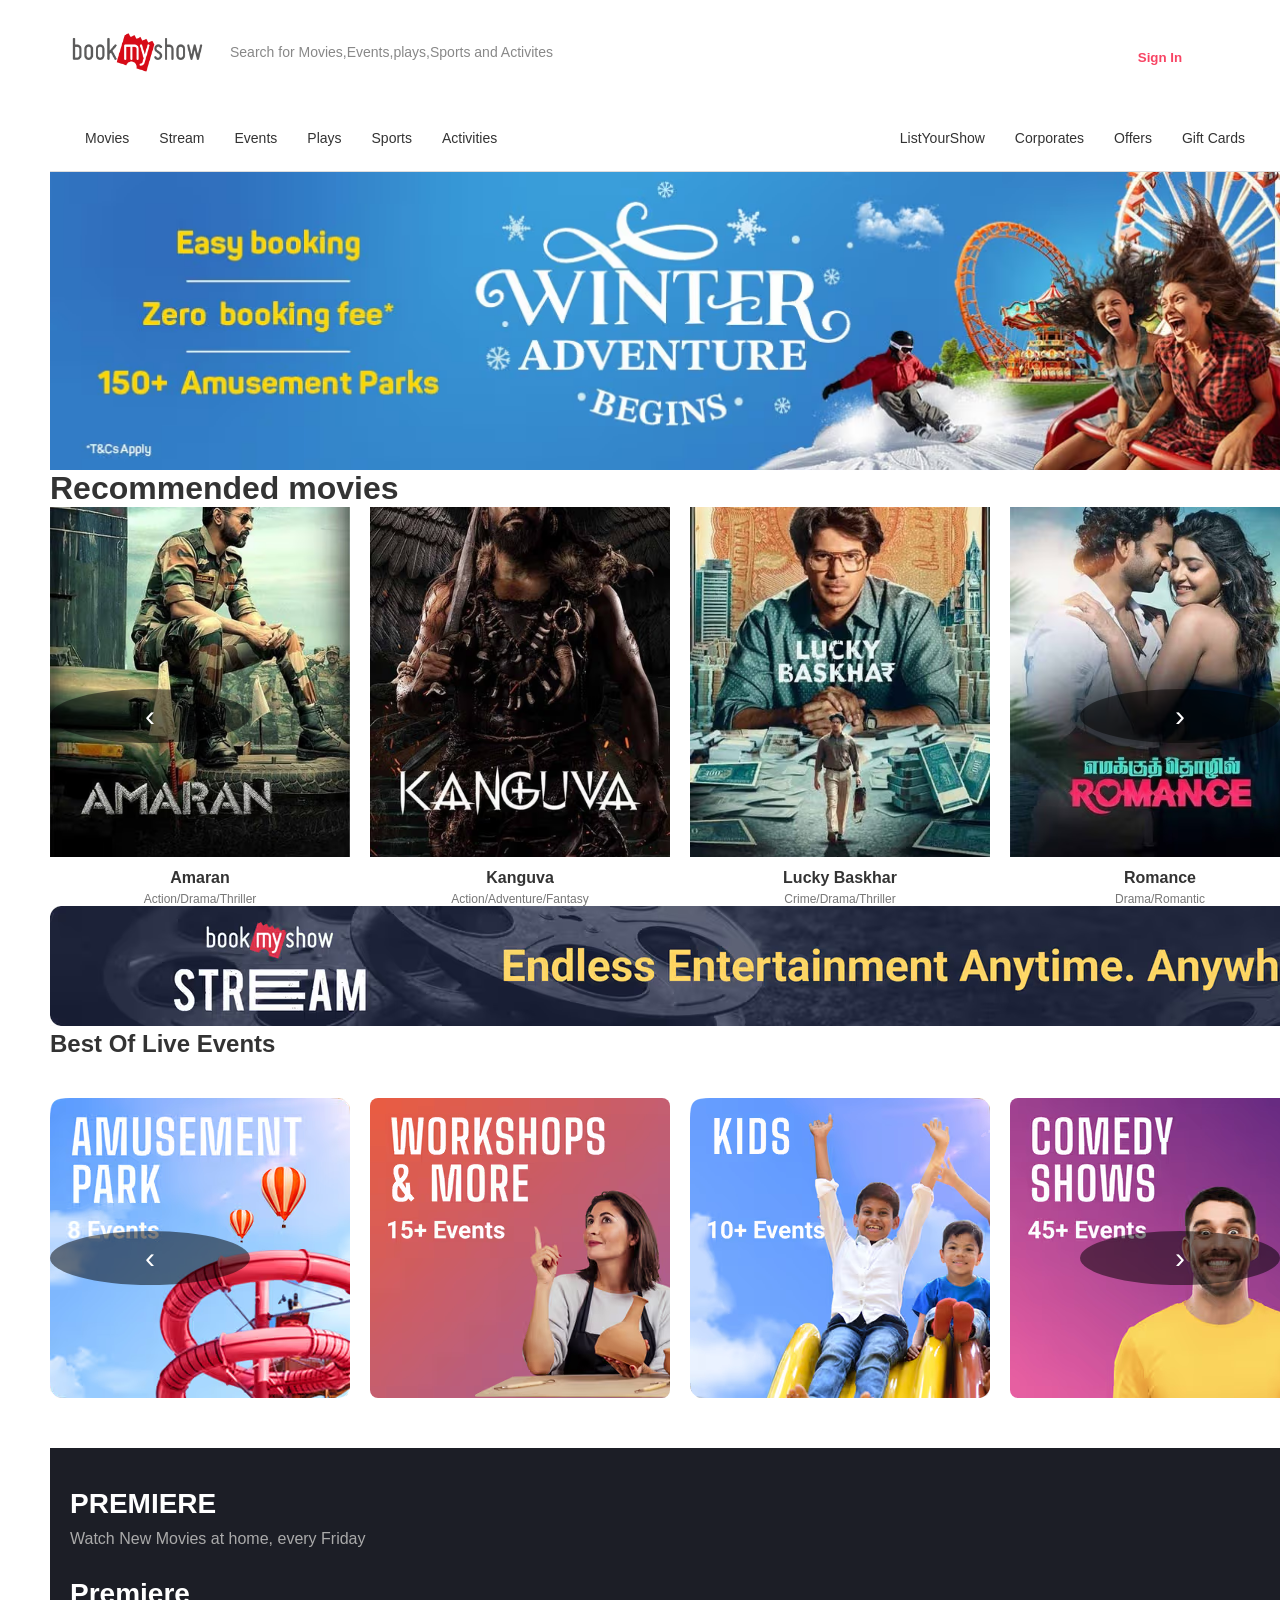
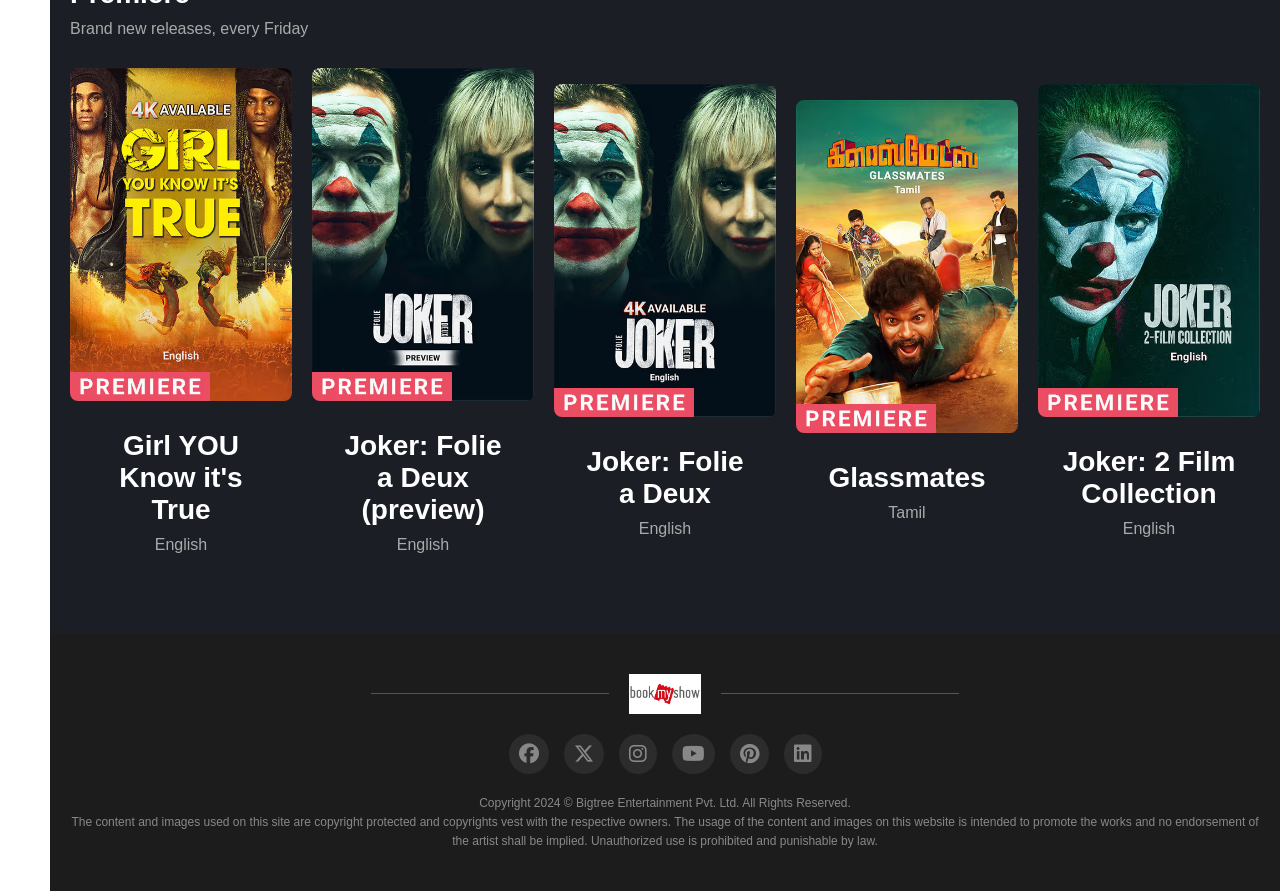
<file: HTML/index.html>
<!DOCTYPE html>
<html lang="en">
  <head>
    <meta charset="UTF-8" />
    <meta name="viewport" content="width=device-width, initial-scale=1.0" />
    <title>Document</title>
    <link rel="stylesheet" href="../CSS/style.css" />
    <link
      href="https://cdnjs.cloudflare.com/ajax/libs/font-awesome/6.4.0/css/all.min.css"
      rel="stylesheet"
    />
  </head>
  <body>
    <nav class="navi1">
      <div class="left1">
        <img src="../Images/bookmyshow-logo-vector.png" alt="" />
        <input
          type="text"
          placeholder="Search for Movies,Events,plays,Sports and Activites"
          onclick="location.href='search.html'"
        />
      </div>
      <div class="right1">
        <h4 class="location">Trichy</h4>
        <button>Sign In</button>
      </div>
    </nav>
    <nav class="navi2">
      <div class="left2">
        <p>Movies</p>
        <p>Stream</p>
        <p>Events</p>
        <p>Plays</p>
        <p>Sports</p>
        <p>Activities</p>
      </div>
      <div class="right2">
        <p>ListYourShow</p>
        <p>Corporates</p>
        <p>Offers</p>
        <p>Gift Cards</p>
      </div>
    </nav>
    <div class="carousel-container">
      <div class="main">
        <img src="../Images/slid.4.avif" alt="" />
        <img src="../Images/slid.2.avif" alt="" />
        <img src="../Images/slid.3.avif" alt="" />
      </div>
    </div>
    <h1>Recommended movies</h1>
    <div class="recommendedmovies-container">
      <button
        class="scroll-btn left"
        id="recommended-left"
        onclick="scrollRecommendedLeft()"
      >
        ‹
      </button>
      <div class="recommendedmovies">
        <div class="recommendedmovies-item">
          <img
            src="../Images/Amaran.avif"
            alt=""
            onclick="location.href='amaran.html'"
          />
          <h3>Amaran</h3>
          <p>Action/Drama/Thriller</p>
        </div>
        <div class="recommendedmovies-item">
          <img
            src="../Images/kanguva.avif"
            alt=""
            onclick="location.href='kanguva.html'"
          />
          <h3>Kanguva</h3>
          <p>Action/Adventure/Fantasy</p>
        </div>
        <div class="recommendedmovies-item">
          <img
            src="../Images/lucky basker.avif"
            alt=""
            onclick="location.href='luckybasker.html'"
          />
          <h3>Lucky Baskhar</h3>
          <p>Crime/Drama/Thriller</p>
        </div>
        <div class="recommendedmovies-item">
          <img
            src="../Images/romance.avif"
            alt=""
            onclick="location.href='romance.html'"
          />
          <h3>Romance</h3>
          <p>Drama/Romantic</p>
        </div>
        <div class="recommendedmovies-item">
          <img
            src="../Images/Neeraigal mooru.avif"
            alt=""
            onclick="location.href='neeraigal.html'"
          />
          <h3>Nirangal Moondru</h3>
          <p>Crime/Drama/Thriller</p>
        </div>
        <div class="recommendedmovies-item">
          <img
            src="../Images/jollyo gymkhana.avif"
            alt=""
            onclick="location.href='jollyogymkhana.html'"
          />
          <h3>Jollyo Gymkhana</h3>
          <p>Action/Drama/Thriller</p>
        </div>
        <div class="recommendedmovies-item">
          <img
            src="../Images/sookshadarshini.avif"
            alt=""
            onclick="location.href='sookshadarshini.html'"
          />
          <h3>Sookshadarshini</h3>
          <p>Family/Thriller</p>
        </div>
        <div class="recommendedmovies-item">
          <img
            src="../Images/gladitor.avif"
            alt=""
            onclick="location.href='gladitor.html'"
          />
          <h3>Gladitor II</h3>
          <p>Action/Adventure/Drama</p>
        </div>
        <div class="recommendedmovies-item">
          <img
            src="../Images/zebra.avif"
            alt=""
            onclick="location.href='zebra.html'"
          />
          <h3>Zebra</h3>
          <p>Action/Comedy/Crime/Thriller</p>
        </div>
        <div class="recommendedmovies-item">
          <img
            src="../Images/wicked.avif"
            alt=""
            onclick="location.href='wicked.html'"
          />
          <h3>Wicked</h3>
          <p>Fantasy/Musical</p>
        </div>
      </div>
      <button
        class="scroll-btn right"
        id="recommended-right"
        onclick="scrollRecommendedRight()"
      >
        ›
      </button>
    </div>

    <div class="Banner">
      <img src="../Images/Banner.avif" alt="" />
    </div>
    <h2>Best Of Live Events</h2>
    <div class="Events">
      <div class="card">
        <button class="scroll-btn left" onclick="scrollLeft()">‹</button>
        <img src="../Images/b1.avif" alt="" />
        <img src="../Images/b2.avif" alt="" />
        <img src="../Images/b3.avif" alt="" />
        <img src="../Images/b4.avif" alt="" />
        <img src="../Images/b5.avif" alt="" />
        <img src="../Images/b6.avif" alt="" />
        <img src="../Images/b7.avif" alt="" />
        <img src="../Images/b8.avif" alt="" />
        <button class="scroll-btn right" onclick="scrollRight()">›</button>
      </div>
    </div>

    <div class="Premiere">
      <h2>PREMIERE</h2>
      <p>Watch New Movies at home, every Friday</p>
      <h2>Premiere</h2>
      <p>Brand new releases, every Friday</p>
      <div class="card">
        <div>
          <img src="../Images/p1.avif" alt="" />
          <button class="p1">
            <h2>Girl YOU Know it's True</h2>
            <p>English</p>
          </button>
        </div>
        <div>
          <img src="../Images/p2.avif" alt="" />
          <button class="p2">
            <h2>Joker: Folie a Deux (preview)</h2>
            <p>English</p>
          </button>
        </div>
        <div>
          <img src="../Images/p3.avif" alt="" />
          <button class="p3">
            <h2>Joker: Folie a Deux</h2>
            <p>English</p>
          </button>
        </div>
        <div>
          <img src="../Images/p4.avif" alt="" />
          <button class="p4">
            <h2>Glassmates</h2>
            <p>Tamil</p>
          </button>
        </div>
        <div>
          <img src="../Images/p5.avif" alt="" />
          <button class="p5">
            <h2>Joker: 2 Film Collection</h2>
            <p>English</p>
          </button>
        </div>
      </div>
    </div>

    <div class="footer">
      <div class="top-section">
        <hr class="line" />
        <img
          src="../Images/bookmyshow-logo-vector.png"
          alt="BookMyShow Logo"
          class="logo"
        />
        <hr class="line" />
      </div>
      <div class="icon-section">
        <i class="fa-brands fa-facebook"></i>
        <i class="fa-brands fa-x-twitter"></i>
        <i class="fa-brands fa-instagram"></i>
        <i class="fa-brands fa-youtube"></i>
        <i class="fa-brands fa-pinterest"></i>
        <i class="fa-brands fa-linkedin"></i>
      </div>
      <div class="bottom-text">
        Copyright 2024 © Bigtree Entertainment Pvt. Ltd. All Rights Reserved.
        <br />
        The content and images used on this site are copyright protected and
        copyrights vest with the respective owners. The usage of the content and
        images on this website is intended to promote the works and no
        endorsement of the artist shall be implied. Unauthorized use is
        prohibited and punishable by law.
      </div>
    </div>
  </body>
  <script src="../JS/main.js" defer></script>
</html>
</file>
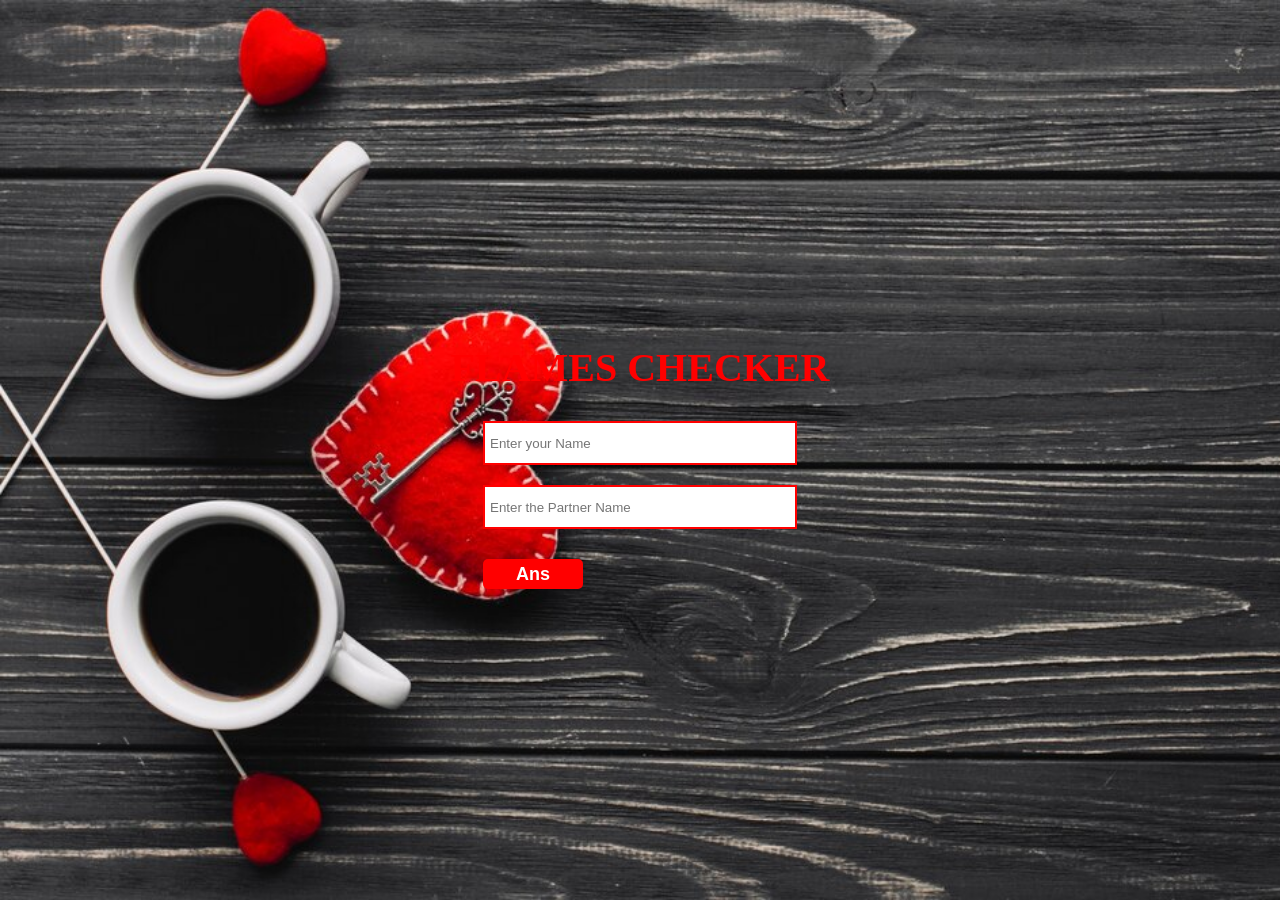
<file: flames.html>
<!DOCTYPE html>
<html lang="en">
  <head>
    <meta charset="UTF-8" />
    <meta name="viewport" content="width=device-width, initial-scale=1.0" />
    <title>Document</title>
    <link rel="stylesheet" href="style.css" />
  </head>

  <body>
    <h2>FLAMES CHECKER</h2>
    <script src="flames.js"></script>
    <div>
      <input type="text" id="name1" placeholder="Enter your Name" /><br />
      <input
        type="text"
        id="name2"
        placeholder="Enter the Partner Name"
      /><br />
      <button onclick="games()">Ans</button>
    </div>
  </body>
</html>
</file>
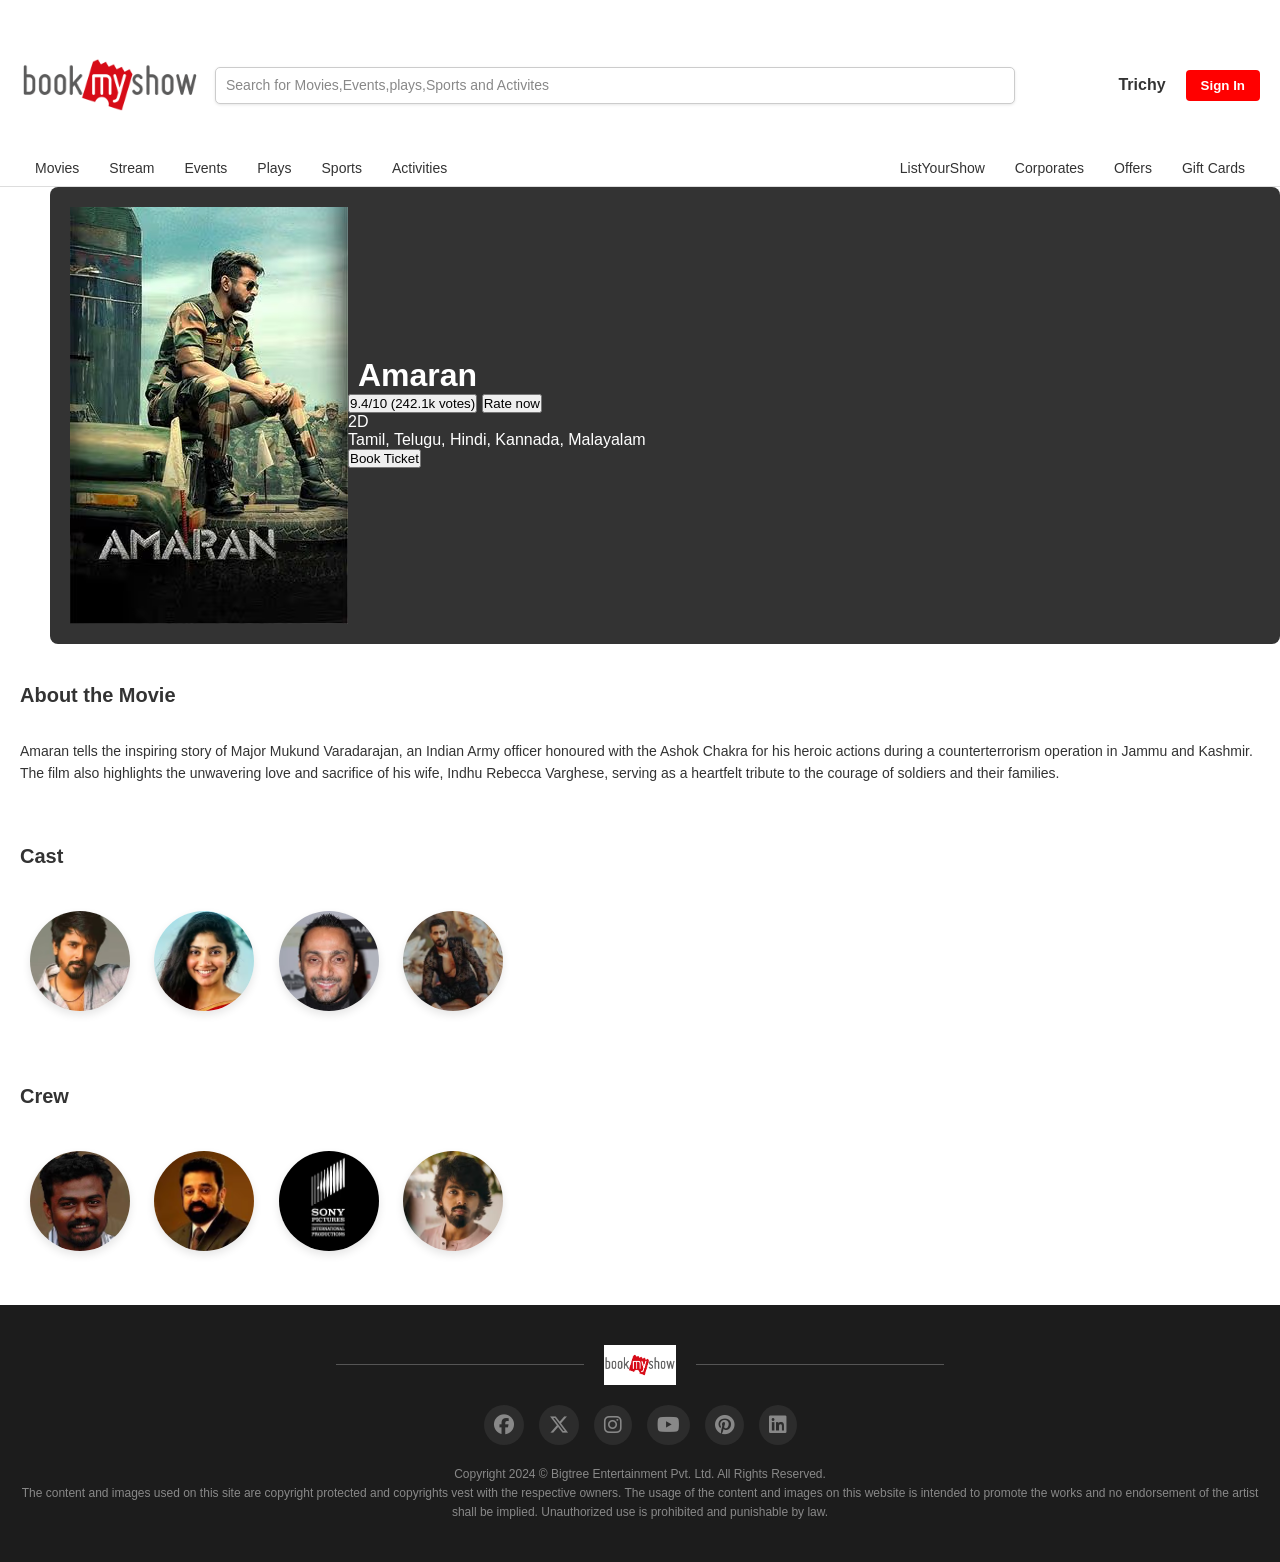
<file: HTML/amaran.html>
<!DOCTYPE html>
<html lang="en">
  <head>
    <meta charset="UTF-8" />
    <meta name="viewport" content="width=device-width, initial-scale=1.0" />
    <title>Document</title>
    <link rel="stylesheet" href="../CSS/amaran.css" />
    <link
      href="https://cdnjs.cloudflare.com/ajax/libs/font-awesome/6.4.0/css/all.min.css"
      rel="stylesheet"
    />
  </head>
  <body>
    <nav class="navi1">
      <div class="left1">
        <img src="../Images/bookmyshow-logo-vector.png" alt="" />
        <input
          type="text"
          placeholder="Search for Movies,Events,plays,Sports and Activites"
          onclick="location.href='search.html'"
        />
      </div>
      <div class="right1">
        <h4 class="location">Trichy</h4>
        <button>Sign In</button>
      </div>
    </nav>
    <nav class="navi2">
      <div class="left2">
        <p>Movies</p>
        <p>Stream</p>
        <p>Events</p>
        <p>Plays</p>
        <p>Sports</p>
        <p>Activities</p>
      </div>
      <div class="right2">
        <p>ListYourShow</p>
        <p>Corporates</p>
        <p>Offers</p>
        <p>Gift Cards</p>
      </div>
    </nav>
    <div class="mainimageamaran">
      <img
        src="../Images/amaran-et00388085-1728627184.avif"
        id="img1"
        alt="Amaran Movie Poster"
      />
      <div>
        <h2>Amaran</h2>
        <div class="button-group">
          <button id="rating">9.4/10 (242.1k votes)</button>
          <button id="ratingclick">Rate now</button>
        </div>
        <p>2D</p>
        <p>Tamil, Telugu, Hindi, Kannada, Malayalam</p>
        <button id="booking" onclick="location.href='cinima.html'">
          Book Ticket
        </button>
      </div>
    </div>
    <div class="about">
      <h2>About the Movie</h2>
      <br />
      <p>
        Amaran tells the inspiring story of Major Mukund Varadarajan, an Indian
        Army officer honoured with the Ashok Chakra for his heroic actions
        during a counterterrorism operation in Jammu and Kashmir. The film also
        highlights the unwavering love and sacrifice of his wife, Indhu Rebecca
        Varghese, serving as a heartfelt tribute to the courage of soldiers and
        their families.
      </p>
    </div>
    <div class="cast">
      <h2>Cast</h2>
      <br />
      <img src="../Images/sk.avif" alt="" />
      <img src="../Images/sai pallavi.avif" alt="" />
      <img src="../Images/rahul.avif" alt="" />
      <img src="../Images/auro.avif" alt="" />
    </div>
    <div class="crew">
      <h2>Crew</h2>
      <br />
      <img
        src="../Images/rajkumar-periasamy-1081559-25-05-2017-14-10-59.avif"
        alt=""
      />
      <img src="../Images/kamal-haasan-2886-24-03-2017-17-54-38.avif" alt="" />
      <img
        src="../Images/sony-pictures-international-productions-1092437-1686745564.avif"
        alt=""
      />
      <img
        src="../Images/g-v-prakash-kumar-3973-15-02-2022-01-57-26.avif"
        alt=""
      />
    </div>
    <div class="footer">
      <div class="top-section">
        <hr class="line" />
        <img
          src="../Images/bookmyshow-logo-vector.png"
          alt="BookMyShow Logo"
          class="logo"
        />
        <hr class="line" />
      </div>
      <div class="icon-section">
        <i class="fa-brands fa-facebook"></i>
        <i class="fa-brands fa-x-twitter"></i>
        <i class="fa-brands fa-instagram"></i>
        <i class="fa-brands fa-youtube"></i>
        <i class="fa-brands fa-pinterest"></i>
        <i class="fa-brands fa-linkedin"></i>
      </div>
      <div class="bottom-text">
        Copyright 2024 © Bigtree Entertainment Pvt. Ltd. All Rights Reserved.
        <br />
        The content and images used on this site are copyright protected and
        copyrights vest with the respective owners. The usage of the content and
        images on this website is intended to promote the works and no
        endorsement of the artist shall be implied. Unauthorized use is
        prohibited and punishable by law.
      </div>
    </div>
  </body>
</html>
</file>
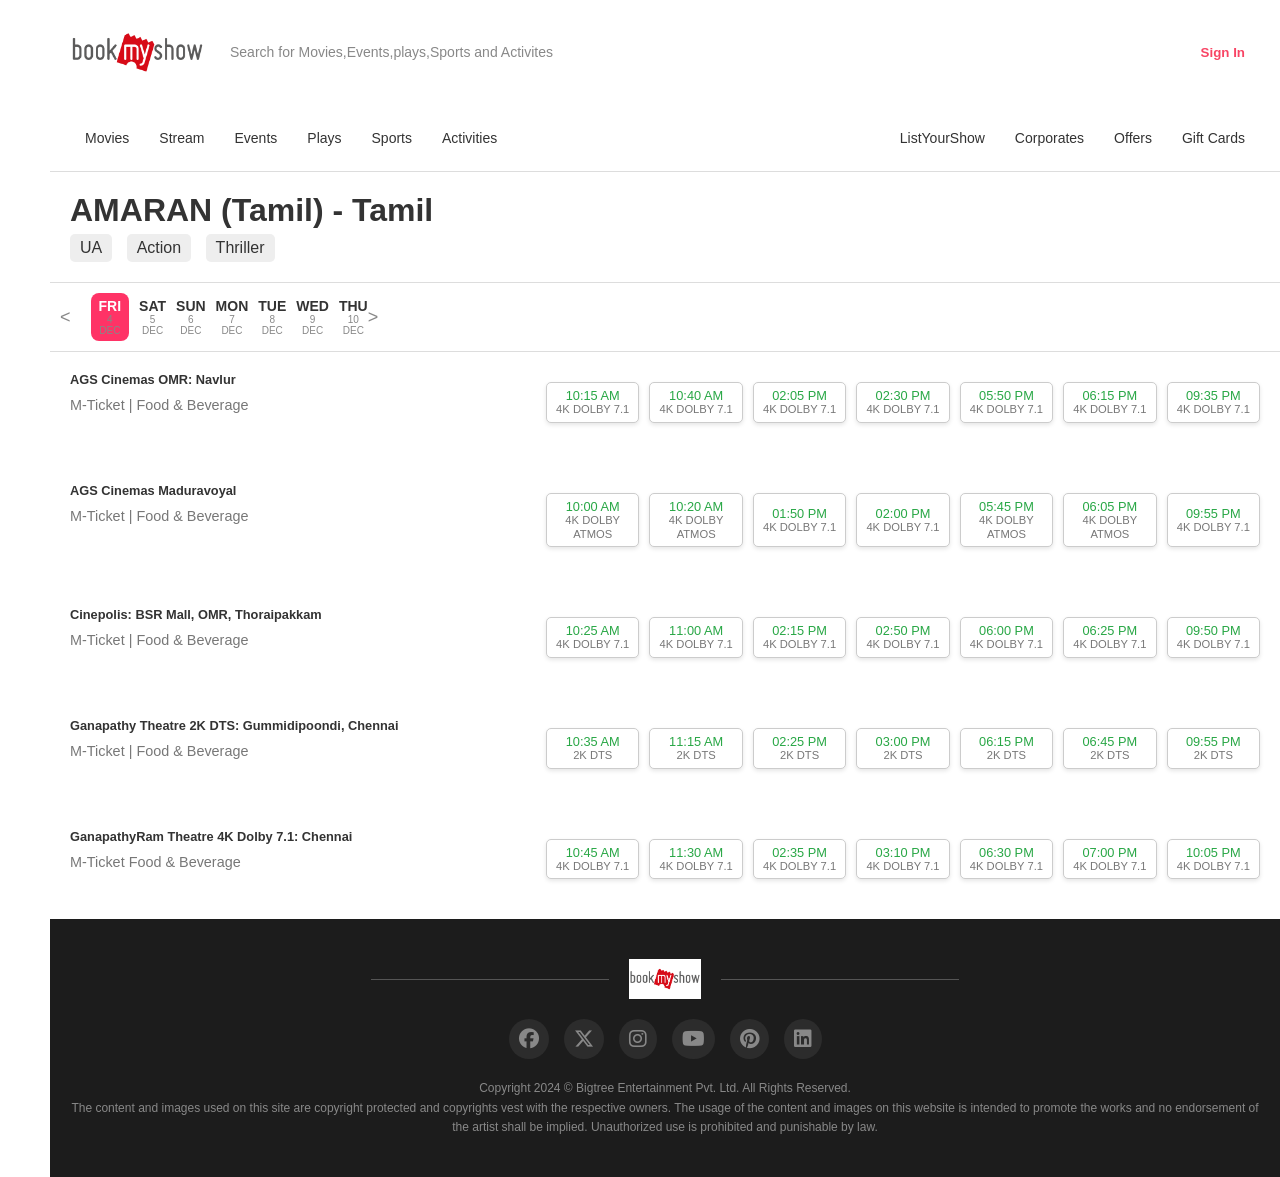
<file: HTML/cinima.html>
<!DOCTYPE html>
<html lang="en">
  <head>
    <meta charset="UTF-8" />
    <meta name="viewport" content="width=device-width, initial-scale=1.0" />
    <title>Document</title>
    <link rel="stylesheet" href="../CSS/cinima.css" />
    <link
      href="https://cdnjs.cloudflare.com/ajax/libs/font-awesome/6.4.0/css/all.min.css"
      rel="stylesheet"
    />
  </head>
  <body>
    <nav class="navi1">
      <div class="left1">
        <img src="../Images/bookmyshow-logo-vector.png" alt="" />
        <input
          type="text"
          placeholder="Search for Movies,Events,plays,Sports and Activites"
          onclick="location.href='search.html'"
        />
      </div>
      <div class="right1">
        <h4 class="location">Trichy</h4>
        <button>Sign In</button>
      </div>
    </nav>
    <nav class="navi2">
      <div class="left2">
        <p>Movies</p>
        <p>Stream</p>
        <p>Events</p>
        <p>Plays</p>
        <p>Sports</p>
        <p>Activities</p>
      </div>
      <div class="right2">
        <p>ListYourShow</p>
        <p>Corporates</p>
        <p>Offers</p>
        <p>Gift Cards</p>
      </div>
    </nav>
    <section class="movie-details">
      <h2>AMARAN (Tamil) - Tamil</h2>
      <div class="tags">
        <span>UA</span>
        <span>Action</span>
        <span>Thriller</span>
      </div>
    </section>
    <div class="date-selector">
      <button id="prev">&lt;</button>
      <div class="date-container"></div>
      <button id="next">&gt;</button>
    </div>
    <section class="theater-list">
      <div class="theater">
        <div>
          <h3>AGS Cinemas OMR: Navlur</h3>
          <p class="options">
            <span>M-Ticket</span> |
            <span>Food & Beverage</span>
          </p>
        </div>
        <div class="showtimes-container">
          <div class="showtimes">
            <button onclick="location.href='booking.html'">
              10:15 AM<span>4K DOLBY 7.1</span>
            </button>
            <button onclick="location.href='booking.html'">
              10:40 AM<span>4K DOLBY 7.1</span>
            </button>
            <button onclick="location.href='booking.html'">
              02:05 PM<span>4K DOLBY 7.1</span>
            </button>
            <button onclick="location.href='booking.html'">
              02:30 PM<span>4K DOLBY 7.1</span>
            </button>
            <button onclick="location.href='booking.html'">
              05:50 PM<span>4K DOLBY 7.1</span>
            </button>
            <button onclick="location.href='booking.html'">
              06:15 PM<span>4K DOLBY 7.1</span>
            </button>
            <button onclick="location.href='booking.html'">
              09:35 PM<span>4K DOLBY 7.1</span>
            </button>
          </div>
        </div>
      </div>
      <div class="separator"></div>

      <div class="theater">
        <div>
          <h3>AGS Cinemas Maduravoyal</h3>
          <p class="options">
            <span>M-Ticket</span> |
            <span>Food & Beverage</span>
          </p>
        </div>
        <div class="showtimes-container">
          <div class="showtimes">
            <button onclick="location.href='booking.html'">
              10:00 AM<span>4K DOLBY ATMOS</span>
            </button>
            <button onclick="location.href='booking.html'">
              10:20 AM<span>4K DOLBY ATMOS</span>
            </button>
            <button onclick="location.href='booking.html'">
              01:50 PM<span>4K DOLBY 7.1</span>
            </button>
            <button onclick="location.href='booking.html'">
              02:00 PM<span>4K DOLBY 7.1</span>
            </button>
            <button onclick="location.href='booking.html'">
              05:45 PM<span>4K DOLBY ATMOS</span>
            </button>
            <button onclick="location.href='booking.html'">
              06:05 PM<span>4K DOLBY ATMOS</span>
            </button>
            <button onclick="location.href='booking.html'">
              09:55 PM<span>4K DOLBY 7.1</span>
            </button>
          </div>
        </div>
      </div>
      <div class="separator"></div>

      <div class="theater">
        <div>
          <h3>Cinepolis: BSR Mall, OMR, Thoraipakkam</h3>
          <p class="options">
            <span>M-Ticket</span> |
            <span>Food & Beverage</span>
          </p>
        </div>
        <div class="showtimes-container">
          <div class="showtimes">
            <button onclick="location.href='booking.html'">
              10:25 AM<span>4K DOLBY 7.1</span>
            </button>
            <button onclick="location.href='booking.html'">
              11:00 AM<span>4K DOLBY 7.1</span>
            </button>
            <button onclick="location.href='booking.html'">
              02:15 PM<span>4K DOLBY 7.1</span>
            </button>
            <button onclick="location.href='booking.html'">
              02:50 PM<span>4K DOLBY 7.1</span>
            </button>
            <button onclick="location.href='booking.html'">
              06:00 PM<span>4K DOLBY 7.1</span>
            </button>
            <button onclick="location.href='booking.html'">
              06:25 PM<span>4K DOLBY 7.1</span>
            </button>
            <button onclick="location.href='booking.html'">
              09:50 PM<span>4K DOLBY 7.1</span>
            </button>
          </div>
        </div>
      </div>
      <div class="separator"></div>

      <div class="theater">
        <div>
          <h3>Ganapathy Theatre 2K DTS: Gummidipoondi, Chennai</h3>
          <p class="options">
            <span>M-Ticket</span> |
            <span>Food & Beverage</span>
          </p>
        </div>
        <div class="showtimes-container">
          <div class="showtimes">
            <button onclick="location.href='booking.html'">
              10:35 AM<span>2K DTS</span>
            </button>
            <button onclick="location.href='booking.html'">
              11:15 AM<span>2K DTS</span>
            </button>
            <button onclick="location.href='booking.html'">
              02:25 PM<span>2K DTS</span>
            </button>
            <button onclick="location.href='booking.html'">
              03:00 PM<span>2K DTS</span>
            </button>
            <button onclick="location.href='booking.html'">
              06:15 PM<span>2K DTS</span>
            </button>
            <button onclick="location.href='booking.html'">
              06:45 PM<span>2K DTS</span>
            </button>
            <button onclick="location.href='booking.html'">
              09:55 PM<span>2K DTS</span>
            </button>
          </div>
        </div>
      </div>
      <div class="separator"></div>

      <div class="theater">
        <div>
          <h3>GanapathyRam Theatre 4K Dolby 7.1: Chennai</h3>
          <p class="options">
            <span>M-Ticket</span>
            <span>Food & Beverage</span>
          </p>
        </div>
        <div class="showtimes-container">
          <div class="showtimes">
            <button onclick="location.href='booking.html'">
              10:45 AM<span>4K DOLBY 7.1</span>
            </button>
            <button onclick="location.href='booking.html'">
              11:30 AM<span>4K DOLBY 7.1</span>
            </button>
            <button onclick="location.href='booking.html'">
              02:35 PM<span>4K DOLBY 7.1</span>
            </button>
            <button onclick="location.href='booking.html'">
              03:10 PM<span>4K DOLBY 7.1</span>
            </button>
            <button onclick="location.href='booking.html'">
              06:30 PM<span>4K DOLBY 7.1</span>
            </button>
            <button onclick="location.href='booking.html'">
              07:00 PM<span>4K DOLBY 7.1</span>
            </button>
            <button onclick="location.href='booking.html'">
              10:05 PM<span>4K DOLBY 7.1</span>
            </button>
          </div>
        </div>
      </div>
    </section>
    <div class="footer">
      <div class="top-section">
        <hr class="line" />
        <img
          src="../Images/bookmyshow-logo-vector.png"
          alt="BookMyShow Logo"
          class="logo"
        />
        <hr class="line" />
      </div>
      <div class="icon-section">
        <i class="fa-brands fa-facebook"></i>
        <i class="fa-brands fa-x-twitter"></i>
        <i class="fa-brands fa-instagram"></i>
        <i class="fa-brands fa-youtube"></i>
        <i class="fa-brands fa-pinterest"></i>
        <i class="fa-brands fa-linkedin"></i>
      </div>
      <div class="bottom-text">
        Copyright 2024 © Bigtree Entertainment Pvt. Ltd. All Rights Reserved.
        <br />
        The content and images used on this site are copyright protected and
        copyrights vest with the respective owners. The usage of the content and
        images on this website is intended to promote the works and no
        endorsement of the artist shall be implied. Unauthorized use is
        prohibited and punishable by law.
      </div>
    </div>
    <script src="../JS/cinima.js"></script>
  </body>
</html>
</file>
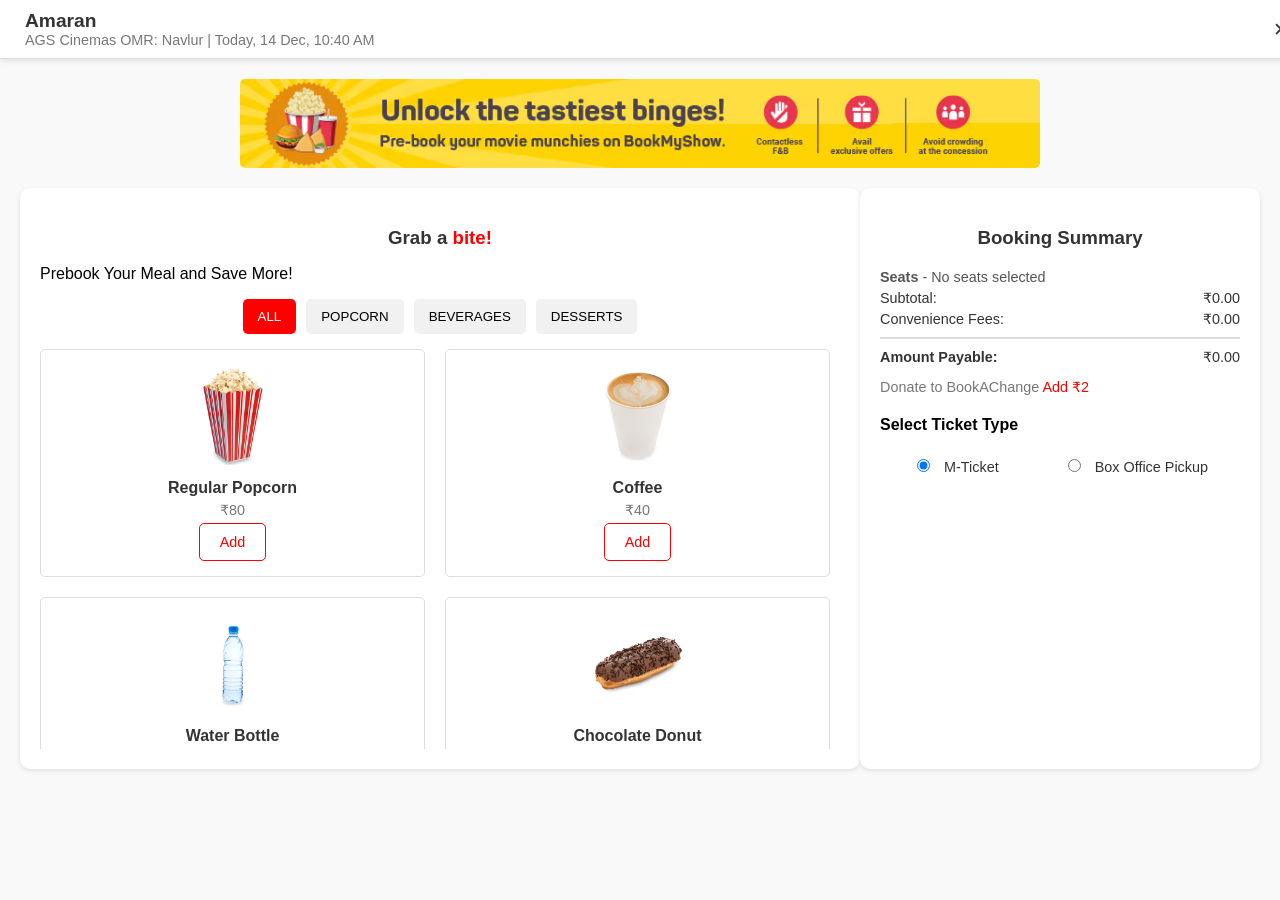
<file: HTML/payment.html>
<!DOCTYPE html>
<html lang="en">
  <head>
    <meta charset="UTF-8" />
    <meta name="viewport" content="width=device-width, initial-scale=1.0" />
    <title>Document</title>
    <link rel="stylesheet" href="../CSS/payment.css" />
  </head>
  <body>
    <div class="header-container">
      <div class="movie-header">
        <div class="movie-info">
          <h2>Amaran</h2>
          <p>AGS Cinemas OMR: Navlur | Today, 14 Dec, 10:40 AM</p>
        </div>
        <div>
          <button class="close-button">✕</button>
        </div>
      </div>
    </div>

    <div class="banner">
      <img
        src="../Images/payment image.avif"
        alt="Unlock the tastiest binges!"
      />
    </div>
    <div class="container">
      <div class="food-section">
        <h3>Grab a <span class="highlight">bite!</span></h3>
        <p>Prebook Your Meal and Save More!</p>
        <div class="tabs">
          <button class="tab active">ALL</button>
          <button class="tab">POPCORN</button>
          <button class="tab">BEVERAGES</button>
          <button class="tab">DESSERTS</button>
        </div>

        <div class="food-items">
          <div class="food-item">
            <img src="../Images/popcorn.avif" alt="Regular Popcorn" />
            <h4>Regular Popcorn</h4>
            <p>₹80</p>
            <button class="add-button">Add</button>
          </div>
          <div class="food-item">
            <img src="../Images/coffee.avif" alt="Coffee" />
            <h4>Coffee</h4>
            <p>₹40</p>
            <button class="add-button">Add</button>
          </div>
          <div class="food-item">
            <img src="../Images/water bottle.avif" alt="Water Bottle" />
            <h4>Water Bottle</h4>
            <p>₹20</p>
            <button class="add-button">Add</button>
          </div>
          <div class="food-item">
            <img src="../Images/donut.avif" alt="Chocolate Donut" />
            <h4>Chocolate Donut</h4>
            <p>₹60</p>
            <button class="add-button">Add</button>
          </div>
          <div class="food-item">
            <img src="../Images/icecream.avif" alt="Ice Cream Single Scoop" />
            <h4>Ice Cream Single Scoop</h4>
            <p>₹70</p>
            <button class="add-button">Add</button>
          </div>
          <div class="food-item">
            <img src="../Images/rose milk.avif" alt="Rose Milk" />
            <h4>Rose Milk</h4>
            <p>₹60</p>
            <button class="add-button">Add</button>
          </div>
          <div class="food-item">
            <img src="../Images/black forest.avif" alt="Black Forest" />
            <h4>Black Forest</h4>
            <p>₹70</p>
            <button class="add-button">Add</button>
          </div>
          <div class="food-item">
            <img src="../Images/badam milk.avif" alt="Badam Milk" />
            <h4>Badam Milk</h4>
            <p>₹60</p>
            <button class="add-button">Add</button>
          </div>
          <div class="food-item">
            <img src="../Images/coke.avif" alt="Cold Drink Can" />
            <h4>Cold Drink Can 330ml</h4>
            <p>₹70</p>
            <button class="add-button">Add</button>
          </div>
          <div class="food-item">
            <img
              src="../Images/monster engery drink.avif"
              alt="Monster Energy Drink"
            />
            <h4>Monster Energy Drink</h4>
            <p>₹200</p>
            <button class="add-button">Add</button>
          </div>
        </div>
      </div>

      <div class="booking-summary">
        <h3>Booking Summary</h3>
        <div class="seat-summary">
          <p>
            <strong>Seats</strong> -
            <span id="selected-seats">No seats selected</span>
          </p>
        </div>
        <div class="summary-details">
          <p>Subtotal: <span id="subtotal">₹0.00</span></p>
          <p>Convenience Fees: <span id="convenience-fees">₹0.00</span></p>
          <hr />
          <p>
            <strong>Amount Payable:</strong> <span id="total-price">₹0.00</span>
          </p>
        </div>
        <div class="donation">
          <p>
            Donate to BookAChange
            <span class="donation-toggle">Add ₹2</span>
          </p>
        </div>
        <h4>Select Ticket Type</h4>
        <div class="ticket-type">
          <label>
            <input type="radio" name="ticket-type" checked />
            M-Ticket
          </label>
          <label>
            <input type="radio" name="ticket-type" />
            Box Office Pickup
          </label>
        </div>
      </div>
    </div>
    <script src="../JS/payment.js"></script>
  </body>
</html>
</file>
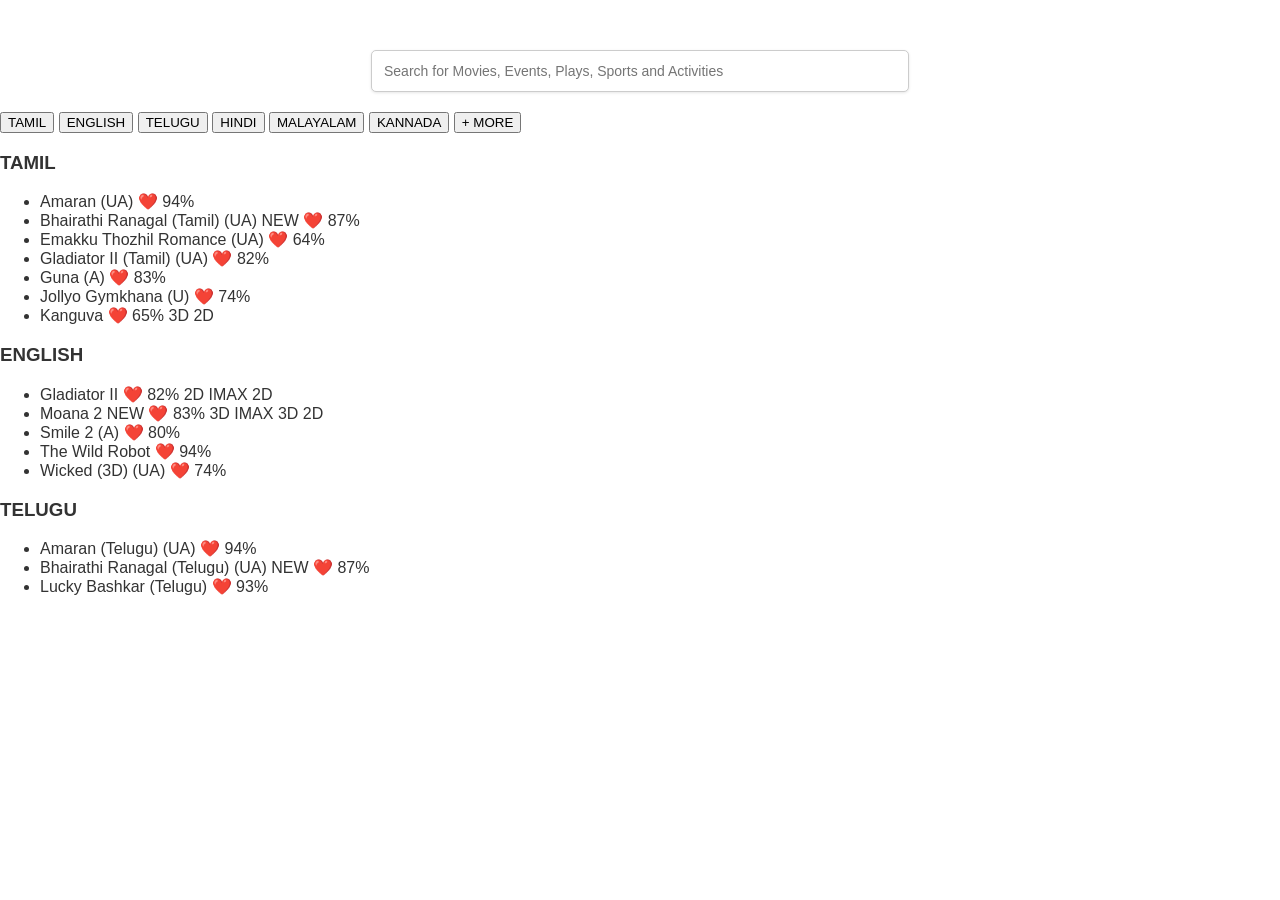
<file: HTML/search.html>
<!DOCTYPE html>
<html lang="en">
  <head>
    <meta charset="UTF-8" />
    <meta name="viewport" content="width=device-width, initial-scale=1.0" />
    <title>Movies List</title>
    <link rel="stylesheet" href="../CSS/search.css" />
  </head>
  <body>
    <div class="search-bar">
      <input
        type="text"
        placeholder="Search for Movies, Events, Plays, Sports and Activities"
      />
    </div>
    <div class="movies-container">
      <div class="filter">
        <button>TAMIL</button>
        <button>ENGLISH</button>
        <button>TELUGU</button>
        <button>HINDI</button>
        <button>MALAYALAM</button>
        <button>KANNADA</button>
        <button>+ MORE</button>
      </div>
      <div class="movies-list">
        <div class="category">
          <h3>TAMIL</h3>
          <ul>
            <li>Amaran (UA) ❤️ 94%</li>
            <li>Bhairathi Ranagal (Tamil) (UA) NEW ❤️ 87%</li>
            <li>Emakku Thozhil Romance (UA) ❤️ 64%</li>
            <li>Gladiator II (Tamil) (UA) ❤️ 82%</li>
            <li>Guna (A) ❤️ 83%</li>
            <li>Jollyo Gymkhana (U) ❤️ 74%</li>
            <li>
              Kanguva ❤️ 65% <span class="badge">3D</span>
              <span class="badge">2D</span>
            </li>
          </ul>
        </div>
        <div class="category">
          <h3>ENGLISH</h3>
          <ul>
            <li>
              Gladiator II ❤️ 82% <span class="badge">2D</span>
              <span class="badge">IMAX 2D</span>
            </li>
            <li>
              Moana 2 NEW ❤️ 83% <span class="badge">3D</span>
              <span class="badge">IMAX 3D</span> <span class="badge">2D</span>
            </li>
            <li>Smile 2 (A) ❤️ 80%</li>
            <li>The Wild Robot ❤️ 94%</li>
            <li>Wicked (3D) (UA) ❤️ 74%</li>
          </ul>
        </div>
        <div class="category">
          <h3>TELUGU</h3>
          <ul>
            <li>Amaran (Telugu) (UA) ❤️ 94%</li>
            <li>Bhairathi Ranagal (Telugu) (UA) NEW ❤️ 87%</li>
            <li>Lucky Bashkar (Telugu) ❤️ 93%</li>
          </ul>
        </div>
      </div>
    </div>
  </body>
</html>
</file>
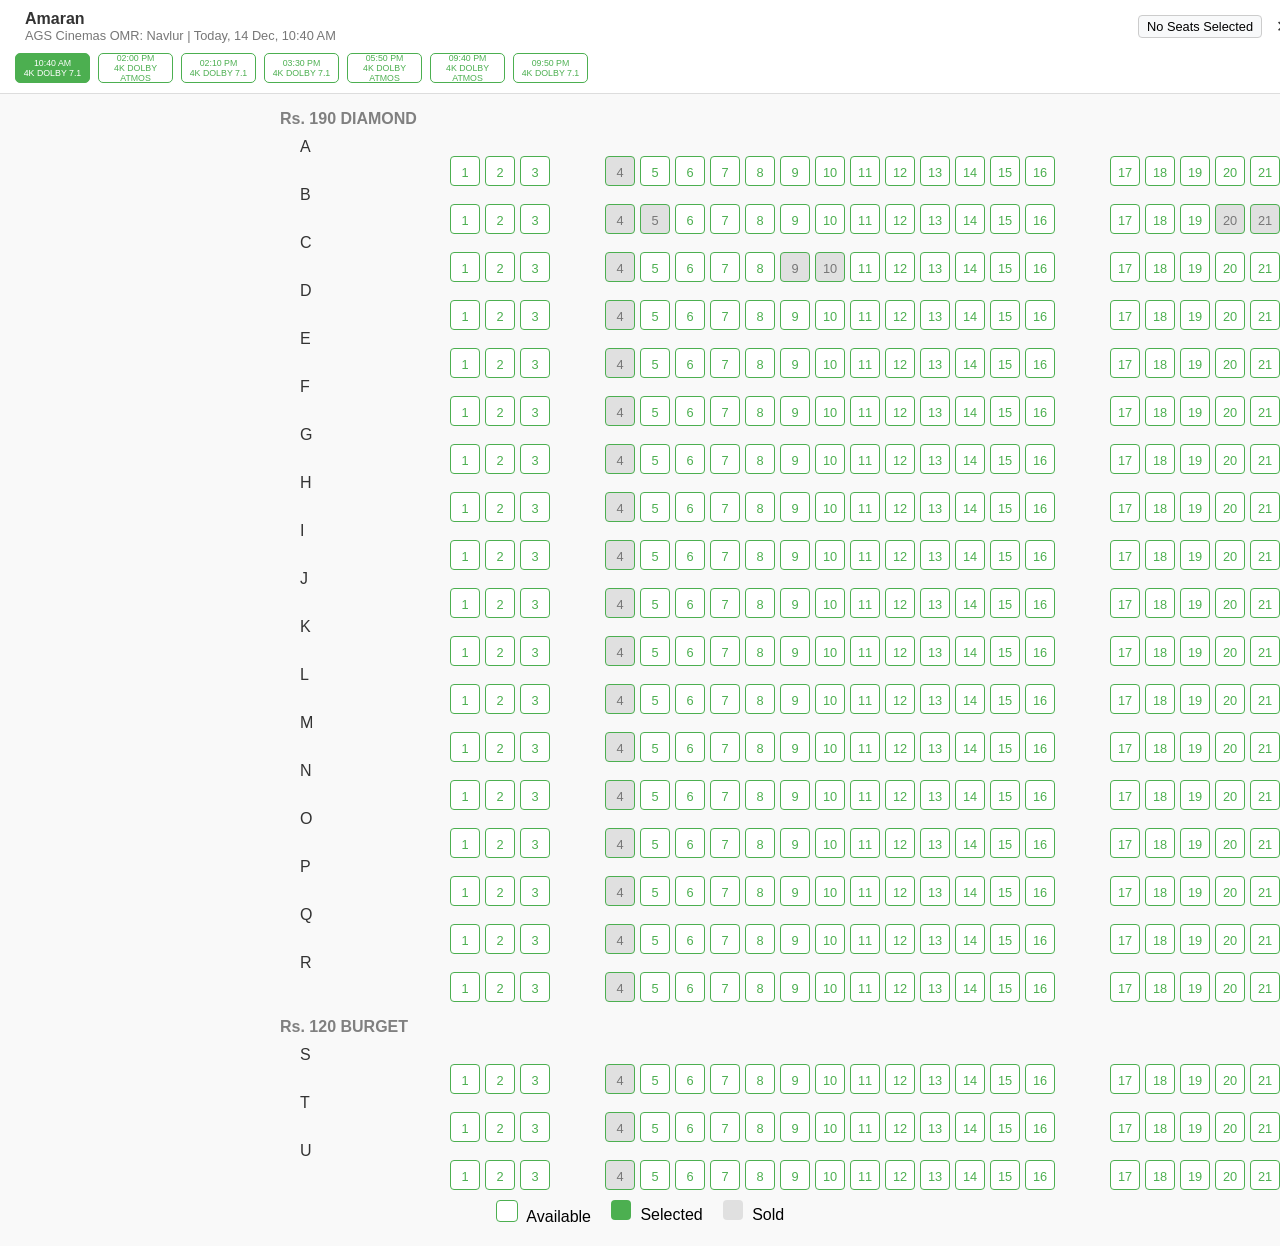
<file: HTML/seats.html>
<!DOCTYPE html>
<html lang="en">
  <head>
    <meta charset="UTF-8" />
    <meta name="viewport" content="width=device-width, initial-scale=1.0" />
    <title>Seat Selection</title>
    <link rel="stylesheet" href="../CSS/seats.css" />
  </head>
  <body>
    <div class="header-container">
      <div class="movie-header">
        <div class="movie-info">
          <h2>Amaran</h2>
          <p>AGS Cinemas OMR: Navlur | Today, 14 Dec, 10:40 AM</p>
        </div>
        <div class="ticket-info">
          <button class="ticket-button" onclick="location.href='booking.html'">
            2 Tickets
          </button>
          <button class="close-button">✕</button>
        </div>
      </div>
      <div class="timing-section">
        <button class="timing-btn selected">
          10:40 AM <br />
          4K DOLBY 7.1
        </button>
        <button class="timing-btn">
          02:00 PM <br />
          4K DOLBY ATMOS
        </button>
        <button class="timing-btn">
          02:10 PM <br />
          4K DOLBY 7.1
        </button>
        <button class="timing-btn">
          03:30 PM <br />
          4K DOLBY 7.1
        </button>
        <button class="timing-btn">
          05:50 PM <br />
          4K DOLBY ATMOS
        </button>
        <button class="timing-btn">
          09:40 PM <br />
          4K DOLBY ATMOS
        </button>
        <button class="timing-btn">
          09:50 PM <br />
          4K DOLBY 7.1
        </button>
      </div>
    </div>

    <div class="seat-section">
      <h3>Rs. 190 DIAMOND</h3>
      <div class="seat-grid">
        <div class="row">
          <div class="row-label">A</div>
          <div class="seats">
            <button class="seat available" data-seat-number="1" data-price="190">1</button>
            <button class="seat available" data-seat-number="2" data-price="190">2</button>
            <button class="seat available" data-seat-number="3" data-price="190">3</button>
            <button class="seat sold">4</button>
            <button class="seat available" data-seat-number="5" data-price="190">5</button>
            <button class="seat available" data-seat-number="6" data-price="190">6</button>
            <button class="seat available" data-seat-number="7" data-price="190">7</button>
            <button class="seat available" data-seat-number="8" data-price="190">8</button>
            <button class="seat available" data-seat-number="9" data-price="190">9</button>
            <button class="seat available" data-seat-number="10" data-price="190">10</button>
            <button class="seat available" data-seat-number="11" data-price="190">11</button>
            <button class="seat available" data-seat-number="12" data-price="190">12</button>
            <button class="seat available" data-seat-number="13" data-price="190">13</button>
            <button class="seat available" data-seat-number="14" data-price="190">14</button>
            <button class="seat available" data-seat-number="15" data-price="190">15</button>
            <button class="seat available" data-seat-number="16" data-price="190">16</button>
            <button class="seat available" data-seat-number="17" data-price="190">17</button>
            <button class="seat available" data-seat-number="18" data-price="190">18</button>
            <button class="seat available" data-seat-number="19" data-price="190">19</button>
            <button class="seat available" data-seat-number="20" data-price="190">20</button>
            <button class="seat available" data-seat-number="21" data-price="190">21</button>
          </div>
        </div>

        <div class="row">
          <div class="row-label">B</div>
          <div class="seats">
            <button class="seat available" data-seat-number="1" data-price="190">1</button>
    <button class="seat available" data-seat-number="2" data-price="190">2</button>
    <button class="seat available" data-seat-number="3" data-price="190">3</button>
    <button class="seat sold">4</button>
    <button class="seat sold" data-seat-number="5" data-price="190">5</button>
    <button class="seat available" data-seat-number="6" data-price="190">6</button>
    <button class="seat available" data-seat-number="7" data-price="190">7</button>
    <button class="seat available" data-seat-number="8" data-price="190">8</button>
    <button class="seat available" data-seat-number="9" data-price="190">9</button>
    <button class="seat available" data-seat-number="10" data-price="190">10</button>
    <button class="seat available" data-seat-number="11" data-price="190">11</button>
    <button class="seat available" data-seat-number="12" data-price="190">12</button>
    <button class="seat available" data-seat-number="13" data-price="190">13</button>
    <button class="seat available" data-seat-number="14" data-price="190">14</button>
    <button class="seat available" data-seat-number="15" data-price="190">15</button>
    <button class="seat available" data-seat-number="16" data-price="190">16</button>
    <button class="seat available" data-seat-number="17" data-price="190">17</button>
    <button class="seat available" data-seat-number="18" data-price="190">18</button>
    <button class="seat available" data-seat-number="19" data-price="190">19</button>
    <button class="seat sold" data-seat-number="20" data-price="190">20</button>
    <button class="seat sold" data-seat-number="21" data-price="190">21</button>
          </div>
        </div>

        <div class="row">
          <div class="row-label">C</div>
          <div class="seats">
            <button class="seat available" data-seat-number="1" data-price="190">1</button>
    <button class="seat available" data-seat-number="2" data-price="190">2</button>
    <button class="seat available" data-seat-number="3" data-price="190">3</button>
    <button class="seat sold">4</button>
    <button class="seat available" data-seat-number="5" data-price="190">5</button>
    <button class="seat available" data-seat-number="6" data-price="190">6</button>
    <button class="seat available" data-seat-number="7" data-price="190">7</button>
    <button class="seat available" data-seat-number="8" data-price="190">8</button>
    <button class="seat sold" data-seat-number="9" data-price="190">9</button>
    <button class="seat sold" data-seat-number="10" data-price="190">10</button>
    <button class="seat available" data-seat-number="11" data-price="190">11</button>
    <button class="seat available" data-seat-number="12" data-price="190">12</button>
    <button class="seat available" data-seat-number="13" data-price="190">13</button>
    <button class="seat available" data-seat-number="14" data-price="190">14</button>
    <button class="seat available" data-seat-number="15" data-price="190">15</button>
    <button class="seat available" data-seat-number="16" data-price="190">16</button>
    <button class="seat available" data-seat-number="17" data-price="190">17</button>
    <button class="seat available" data-seat-number="18" data-price="190">18</button>
    <button class="seat available" data-seat-number="19" data-price="190">19</button>
    <button class="seat available" data-seat-number="20" data-price="190">20</button>
    <button class="seat available" data-seat-number="21" data-price="190">21</button>
          </div>
        </div>
        <div class="row">
          <div class="row-label">D</div>
          <div class="seats">
            <button class="seat available" data-seat-number="1" data-price="190">1</button>
    <button class="seat available" data-seat-number="2" data-price="190">2</button>
    <button class="seat available" data-seat-number="3" data-price="190">3</button>
    <button class="seat sold">4</button>
    <button class="seat available" data-seat-number="5" data-price="190">5</button>
    <button class="seat available" data-seat-number="6" data-price="190">6</button>
    <button class="seat available" data-seat-number="7" data-price="190">7</button>
    <button class="seat available" data-seat-number="8" data-price="190">8</button>
    <button class="seat available" data-seat-number="9" data-price="190">9</button>
    <button class="seat available" data-seat-number="10" data-price="190">10</button>
    <button class="seat available" data-seat-number="11" data-price="190">11</button>
    <button class="seat available" data-seat-number="12" data-price="190">12</button>
    <button class="seat available" data-seat-number="13" data-price="190">13</button>
    <button class="seat available" data-seat-number="14" data-price="190">14</button>
    <button class="seat available" data-seat-number="15" data-price="190">15</button>
    <button class="seat available" data-seat-number="16" data-price="190">16</button>
    <button class="seat available" data-seat-number="17" data-price="190">17</button>
    <button class="seat available" data-seat-number="18" data-price="190">18</button>
    <button class="seat available" data-seat-number="19" data-price="190">19</button>
    <button class="seat available" data-seat-number="20" data-price="190">20</button>
    <button class="seat available" data-seat-number="21" data-price="190">21</button>
          </div>
        </div>

        <div class="row">
          <div class="row-label">E</div>
          <div class="seats">
            <button class="seat available" data-seat-number="1" data-price="190">1</button>
            <button class="seat available" data-seat-number="2" data-price="190">2</button>
            <button class="seat available" data-seat-number="3" data-price="190">3</button>
            <button class="seat sold">4</button>
            <button class="seat available" data-seat-number="5" data-price="190">5</button>
            <button class="seat available" data-seat-number="6" data-price="190">6</button>
            <button class="seat available" data-seat-number="7" data-price="190">7</button>
            <button class="seat available" data-seat-number="8" data-price="190">8</button>
            <button class="seat available" data-seat-number="9" data-price="190">9</button>
            <button class="seat available" data-seat-number="10" data-price="190">10</button>
            <button class="seat available" data-seat-number="11" data-price="190">11</button>
            <button class="seat available" data-seat-number="12" data-price="190">12</button>
            <button class="seat available" data-seat-number="13" data-price="190">13</button>
            <button class="seat available" data-seat-number="14" data-price="190">14</button>
            <button class="seat available" data-seat-number="15" data-price="190">15</button>
            <button class="seat available" data-seat-number="16" data-price="190">16</button>
            <button class="seat available" data-seat-number="17" data-price="190">17</button>
            <button class="seat available" data-seat-number="18" data-price="190">18</button>
            <button class="seat available" data-seat-number="19" data-price="190">19</button>
            <button class="seat available" data-seat-number="20" data-price="190">20</button>
            <button class="seat available" data-seat-number="21" data-price="190">21</button>
          </div>
        </div>

        <div class="row">
          <div class="row-label">F</div>
          <div class="seats">
            <button class="seat available" data-seat-number="1" data-price="190">1</button>
            <button class="seat available" data-seat-number="2" data-price="190">2</button>
            <button class="seat available" data-seat-number="3" data-price="190">3</button>
            <button class="seat sold">4</button>
            <button class="seat available" data-seat-number="5" data-price="190">5</button>
            <button class="seat available" data-seat-number="6" data-price="190">6</button>
            <button class="seat available" data-seat-number="7" data-price="190">7</button>
            <button class="seat available" data-seat-number="8" data-price="190">8</button>
            <button class="seat available" data-seat-number="9" data-price="190">9</button>
            <button class="seat available" data-seat-number="10" data-price="190">10</button>
            <button class="seat available" data-seat-number="11" data-price="190">11</button>
            <button class="seat available" data-seat-number="12" data-price="190">12</button>
            <button class="seat available" data-seat-number="13" data-price="190">13</button>
            <button class="seat available" data-seat-number="14" data-price="190">14</button>
            <button class="seat available" data-seat-number="15" data-price="190">15</button>
            <button class="seat available" data-seat-number="16" data-price="190">16</button>
            <button class="seat available" data-seat-number="17" data-price="190">17</button>
            <button class="seat available" data-seat-number="18" data-price="190">18</button>
            <button class="seat available" data-seat-number="19" data-price="190">19</button>
            <button class="seat available" data-seat-number="20" data-price="190">20</button>
            <button class="seat available" data-seat-number="21" data-price="190">21</button>
          </div>
        </div>
        <div class="row">
          <div class="row-label">G</div>
          <div class="seats">
            <button class="seat available" data-seat-number="1" data-price="190">1</button>
            <button class="seat available" data-seat-number="2" data-price="190">2</button>
            <button class="seat available" data-seat-number="3" data-price="190">3</button>
            <button class="seat sold">4</button>
            <button class="seat available" data-seat-number="5" data-price="190">5</button>
            <button class="seat available" data-seat-number="6" data-price="190">6</button>
            <button class="seat available" data-seat-number="7" data-price="190">7</button>
            <button class="seat available" data-seat-number="8" data-price="190">8</button>
            <button class="seat available" data-seat-number="9" data-price="190">9</button>
            <button class="seat available" data-seat-number="10" data-price="190">10</button>
            <button class="seat available" data-seat-number="11" data-price="190">11</button>
            <button class="seat available" data-seat-number="12" data-price="190">12</button>
            <button class="seat available" data-seat-number="13" data-price="190">13</button>
            <button class="seat available" data-seat-number="14" data-price="190">14</button>
            <button class="seat available" data-seat-number="15" data-price="190">15</button>
            <button class="seat available" data-seat-number="16" data-price="190">16</button>
            <button class="seat available" data-seat-number="17" data-price="190">17</button>
            <button class="seat available" data-seat-number="18" data-price="190">18</button>
            <button class="seat available" data-seat-number="19" data-price="190">19</button>
            <button class="seat available" data-seat-number="20" data-price="190">20</button>
            <button class="seat available" data-seat-number="21" data-price="190">21</button>
          </div>
        </div>

        <div class="row">
          <div class="row-label">H</div>
          <div class="seats">
            <button class="seat available" data-seat-number="1" data-price="190">1</button>
            <button class="seat available" data-seat-number="2" data-price="190">2</button>
            <button class="seat available" data-seat-number="3" data-price="190">3</button>
            <button class="seat sold">4</button>
            <button class="seat available" data-seat-number="5" data-price="190">5</button>
            <button class="seat available" data-seat-number="6" data-price="190">6</button>
            <button class="seat available" data-seat-number="7" data-price="190">7</button>
            <button class="seat available" data-seat-number="8" data-price="190">8</button>
            <button class="seat available" data-seat-number="9" data-price="190">9</button>
            <button class="seat available" data-seat-number="10" data-price="190">10</button>
            <button class="seat available" data-seat-number="11" data-price="190">11</button>
            <button class="seat available" data-seat-number="12" data-price="190">12</button>
            <button class="seat available" data-seat-number="13" data-price="190">13</button>
            <button class="seat available" data-seat-number="14" data-price="190">14</button>
            <button class="seat available" data-seat-number="15" data-price="190">15</button>
            <button class="seat available" data-seat-number="16" data-price="190">16</button>
            <button class="seat available" data-seat-number="17" data-price="190">17</button>
            <button class="seat available" data-seat-number="18" data-price="190">18</button>
            <button class="seat available" data-seat-number="19" data-price="190">19</button>
            <button class="seat available" data-seat-number="20" data-price="190">20</button>
            <button class="seat available" data-seat-number="21" data-price="190">21</button>
          </div>
        </div>

        <div class="row">
          <div class="row-label">I</div>
          <div class="seats">
            <button class="seat available" data-seat-number="1" data-price="190">1</button>
            <button class="seat available" data-seat-number="2" data-price="190">2</button>
            <button class="seat available" data-seat-number="3" data-price="190">3</button>
            <button class="seat sold">4</button>
            <button class="seat available" data-seat-number="5" data-price="190">5</button>
            <button class="seat available" data-seat-number="6" data-price="190">6</button>
            <button class="seat available" data-seat-number="7" data-price="190">7</button>
            <button class="seat available" data-seat-number="8" data-price="190">8</button>
            <button class="seat available" data-seat-number="9" data-price="190">9</button>
            <button class="seat available" data-seat-number="10" data-price="190">10</button>
            <button class="seat available" data-seat-number="11" data-price="190">11</button>
            <button class="seat available" data-seat-number="12" data-price="190">12</button>
            <button class="seat available" data-seat-number="13" data-price="190">13</button>
            <button class="seat available" data-seat-number="14" data-price="190">14</button>
            <button class="seat available" data-seat-number="15" data-price="190">15</button>
            <button class="seat available" data-seat-number="16" data-price="190">16</button>
            <button class="seat available" data-seat-number="17" data-price="190">17</button>
            <button class="seat available" data-seat-number="18" data-price="190">18</button>
            <button class="seat available" data-seat-number="19" data-price="190">19</button>
            <button class="seat available" data-seat-number="20" data-price="190">20</button>
            <button class="seat available" data-seat-number="21" data-price="190">21</button>
          </div>
        </div>
        <div class="row">
          <div class="row-label">J</div>
          <div class="seats">
            <button class="seat available" data-seat-number="1" data-price="190">1</button>
    <button class="seat available" data-seat-number="2" data-price="190">2</button>
    <button class="seat available" data-seat-number="3" data-price="190">3</button>
    <button class="seat sold">4</button>
    <button class="seat available" data-seat-number="5" data-price="190">5</button>
    <button class="seat available" data-seat-number="6" data-price="190">6</button>
    <button class="seat available" data-seat-number="7" data-price="190">7</button>
    <button class="seat available" data-seat-number="8" data-price="190">8</button>
    <button class="seat available" data-seat-number="9" data-price="190">9</button>
    <button class="seat available" data-seat-number="10" data-price="190">10</button>
    <button class="seat available" data-seat-number="11" data-price="190">11</button>
    <button class="seat available" data-seat-number="12" data-price="190">12</button>
    <button class="seat available" data-seat-number="13" data-price="190">13</button>
    <button class="seat available" data-seat-number="14" data-price="190">14</button>
    <button class="seat available" data-seat-number="15" data-price="190">15</button>
    <button class="seat available" data-seat-number="16" data-price="190">16</button>
    <button class="seat available" data-seat-number="17" data-price="190">17</button>
    <button class="seat available" data-seat-number="18" data-price="190">18</button>
    <button class="seat available" data-seat-number="19" data-price="190">19</button>
    <button class="seat available" data-seat-number="20" data-price="190">20</button>
    <button class="seat available" data-seat-number="21" data-price="190">21</button>
          </div>
        </div>

        <div class="row">
          <div class="row-label">K</div>
          <div class="seats">
            <button class="seat available" data-seat-number="1" data-price="190">1</button>
    <button class="seat available" data-seat-number="2" data-price="190">2</button>
    <button class="seat available" data-seat-number="3" data-price="190">3</button>
    <button class="seat sold">4</button>
    <button class="seat available" data-seat-number="5" data-price="190">5</button>
    <button class="seat available" data-seat-number="6" data-price="190">6</button>
    <button class="seat available" data-seat-number="7" data-price="190">7</button>
    <button class="seat available" data-seat-number="8" data-price="190">8</button>
    <button class="seat available" data-seat-number="9" data-price="190">9</button>
    <button class="seat available" data-seat-number="10" data-price="190">10</button>
    <button class="seat available" data-seat-number="11" data-price="190">11</button>
    <button class="seat available" data-seat-number="12" data-price="190">12</button>
    <button class="seat available" data-seat-number="13" data-price="190">13</button>
    <button class="seat available" data-seat-number="14" data-price="190">14</button>
    <button class="seat available" data-seat-number="15" data-price="190">15</button>
    <button class="seat available" data-seat-number="16" data-price="190">16</button>
    <button class="seat available" data-seat-number="17" data-price="190">17</button>
    <button class="seat available" data-seat-number="18" data-price="190">18</button>
    <button class="seat available" data-seat-number="19" data-price="190">19</button>
    <button class="seat available" data-seat-number="20" data-price="190">20</button>
    <button class="seat available" data-seat-number="21" data-price="190">21</button>
          </div>
        </div>

        <div class="row">
          <div class="row-label">L</div>
          <div class="seats">
            <button class="seat available" data-seat-number="1" data-price="190">1</button>
            <button class="seat available" data-seat-number="2" data-price="190">2</button>
            <button class="seat available" data-seat-number="3" data-price="190">3</button>
            <button class="seat sold">4</button>
            <button class="seat available" data-seat-number="5" data-price="190">5</button>
            <button class="seat available" data-seat-number="6" data-price="190">6</button>
            <button class="seat available" data-seat-number="7" data-price="190">7</button>
            <button class="seat available" data-seat-number="8" data-price="190">8</button>
            <button class="seat available" data-seat-number="9" data-price="190">9</button>
            <button class="seat available" data-seat-number="10" data-price="190">10</button>
            <button class="seat available" data-seat-number="11" data-price="190">11</button>
            <button class="seat available" data-seat-number="12" data-price="190">12</button>
            <button class="seat available" data-seat-number="13" data-price="190">13</button>
            <button class="seat available" data-seat-number="14" data-price="190">14</button>
            <button class="seat available" data-seat-number="15" data-price="190">15</button>
            <button class="seat available" data-seat-number="16" data-price="190">16</button>
            <button class="seat available" data-seat-number="17" data-price="190">17</button>
            <button class="seat available" data-seat-number="18" data-price="190">18</button>
            <button class="seat available" data-seat-number="19" data-price="190">19</button>
            <button class="seat available" data-seat-number="20" data-price="190">20</button>
            <button class="seat available" data-seat-number="21" data-price="190">21</button>
          </div>
        </div>
        <div class="row">
          <div class="row-label">M</div>
          <div class="seats">
            <button class="seat available" data-seat-number="1" data-price="190">1</button>
    <button class="seat available" data-seat-number="2" data-price="190">2</button>
    <button class="seat available" data-seat-number="3" data-price="190">3</button>
    <button class="seat sold">4</button>
    <button class="seat available" data-seat-number="5" data-price="190">5</button>
    <button class="seat available" data-seat-number="6" data-price="190">6</button>
    <button class="seat available" data-seat-number="7" data-price="190">7</button>
    <button class="seat available" data-seat-number="8" data-price="190">8</button>
    <button class="seat available" data-seat-number="9" data-price="190">9</button>
    <button class="seat available" data-seat-number="10" data-price="190">10</button>
    <button class="seat available" data-seat-number="11" data-price="190">11</button>
    <button class="seat available" data-seat-number="12" data-price="190">12</button>
    <button class="seat available" data-seat-number="13" data-price="190">13</button>
    <button class="seat available" data-seat-number="14" data-price="190">14</button>
    <button class="seat available" data-seat-number="15" data-price="190">15</button>
    <button class="seat available" data-seat-number="16" data-price="190">16</button>
    <button class="seat available" data-seat-number="17" data-price="190">17</button>
    <button class="seat available" data-seat-number="18" data-price="190">18</button>
    <button class="seat available" data-seat-number="19" data-price="190">19</button>
    <button class="seat available" data-seat-number="20" data-price="190">20</button>
    <button class="seat available" data-seat-number="21" data-price="190">21</button>
        </div>

        <div class="row">
          <div class="row-label">N</div>
          <div class="seats">
            <button class="seat available" data-seat-number="1" data-price="190">1</button>
    <button class="seat available" data-seat-number="2" data-price="190">2</button>
    <button class="seat available" data-seat-number="3" data-price="190">3</button>
    <button class="seat sold">4</button>
    <button class="seat available" data-seat-number="5" data-price="190">5</button>
    <button class="seat available" data-seat-number="6" data-price="190">6</button>
    <button class="seat available" data-seat-number="7" data-price="190">7</button>
    <button class="seat available" data-seat-number="8" data-price="190">8</button>
    <button class="seat available" data-seat-number="9" data-price="190">9</button>
    <button class="seat available" data-seat-number="10" data-price="190">10</button>
    <button class="seat available" data-seat-number="11" data-price="190">11</button>
    <button class="seat available" data-seat-number="12" data-price="190">12</button>
    <button class="seat available" data-seat-number="13" data-price="190">13</button>
    <button class="seat available" data-seat-number="14" data-price="190">14</button>
    <button class="seat available" data-seat-number="15" data-price="190">15</button>
    <button class="seat available" data-seat-number="16" data-price="190">16</button>
    <button class="seat available" data-seat-number="17" data-price="190">17</button>
    <button class="seat available" data-seat-number="18" data-price="190">18</button>
    <button class="seat available" data-seat-number="19" data-price="190">19</button>
    <button class="seat available" data-seat-number="20" data-price="190">20</button>
    <button class="seat available" data-seat-number="21" data-price="190">21</button>
          </div>
        </div>

        <div class="row">
          <div class="row-label">O</div>
          <div class="seats">

<button class="seat available" data-seat-number="1" data-price="190">1</button>
<button class="seat available" data-seat-number="2" data-price="190">2</button>
<button class="seat available" data-seat-number="3" data-price="190">3</button>
<button class="seat sold">4</button>
<button class="seat available" data-seat-number="5" data-price="190">5</button>
<button class="seat available" data-seat-number="6" data-price="190">6</button>
<button class="seat available" data-seat-number="7" data-price="190">7</button>
<button class="seat available" data-seat-number="8" data-price="190">8</button>
<button class="seat available" data-seat-number="9" data-price="190">9</button>
<button class="seat available" data-seat-number="10" data-price="190">10</button>
<button class="seat available" data-seat-number="11" data-price="190">11</button>
<button class="seat available" data-seat-number="12" data-price="190">12</button>
<button class="seat available" data-seat-number="13" data-price="190">13</button>
<button class="seat available" data-seat-number="14" data-price="190">14</button>
<button class="seat available" data-seat-number="15" data-price="190">15</button>
<button class="seat available" data-seat-number="16" data-price="190">16</button>
<button class="seat available" data-seat-number="17" data-price="190">17</button>
<button class="seat available" data-seat-number="18" data-price="190">18</button>
<button class="seat available" data-seat-number="19" data-price="190">19</button>
<button class="seat available" data-seat-number="20" data-price="190">20</button>
<button class="seat available" data-seat-number="21" data-price="190">21</button>
          </div>
        </div>
        <div class="row">
          <div class="row-label">P</div>
          <div class="seats">
            <button class="seat available" data-seat-number="1" data-price="190">1</button>
    <button class="seat available" data-seat-number="2" data-price="190">2</button>
    <button class="seat available" data-seat-number="3" data-price="190">3</button>
    <button class="seat sold">4</button>
    <button class="seat available" data-seat-number="5" data-price="190">5</button>
    <button class="seat available" data-seat-number="6" data-price="190">6</button>
    <button class="seat available" data-seat-number="7" data-price="190">7</button>
    <button class="seat available" data-seat-number="8" data-price="190">8</button>
    <button class="seat available" data-seat-number="9" data-price="190">9</button>
    <button class="seat available" data-seat-number="10" data-price="190">10</button>
    <button class="seat available" data-seat-number="11" data-price="190">11</button>
    <button class="seat available" data-seat-number="12" data-price="190">12</button>
    <button class="seat available" data-seat-number="13" data-price="190">13</button>
    <button class="seat available" data-seat-number="14" data-price="190">14</button>
    <button class="seat available" data-seat-number="15" data-price="190">15</button>
    <button class="seat available" data-seat-number="16" data-price="190">16</button>
    <button class="seat available" data-seat-number="17" data-price="190">17</button>
    <button class="seat available" data-seat-number="18" data-price="190">18</button>
    <button class="seat available" data-seat-number="19" data-price="190">19</button>
    <button class="seat available" data-seat-number="20" data-price="190">20</button>
    <button class="seat available" data-seat-number="21" data-price="190">21</button>
        </div>

        <div class="row">
          <div class="row-label">Q</div>
          <div class="seats">
            <button class="seat available" data-seat-number="1" data-price="190">1</button>
    <button class="seat available" data-seat-number="2" data-price="190">2</button>
    <button class="seat available" data-seat-number="3" data-price="190">3</button>
    <button class="seat sold">4</button>
    <button class="seat available" data-seat-number="5" data-price="190">5</button>
    <button class="seat available" data-seat-number="6" data-price="190">6</button>
    <button class="seat available" data-seat-number="7" data-price="190">7</button>
    <button class="seat available" data-seat-number="8" data-price="190">8</button>
    <button class="seat available" data-seat-number="9" data-price="190">9</button>
    <button class="seat available" data-seat-number="10" data-price="190">10</button>
    <button class="seat available" data-seat-number="11" data-price="190">11</button>
    <button class="seat available" data-seat-number="12" data-price="190">12</button>
    <button class="seat available" data-seat-number="13" data-price="190">13</button>
    <button class="seat available" data-seat-number="14" data-price="190">14</button>
    <button class="seat available" data-seat-number="15" data-price="190">15</button>
    <button class="seat available" data-seat-number="16" data-price="190">16</button>
    <button class="seat available" data-seat-number="17" data-price="190">17</button>
    <button class="seat available" data-seat-number="18" data-price="190">18</button>
    <button class="seat available" data-seat-number="19" data-price="190">19</button>
    <button class="seat available" data-seat-number="20" data-price="190">20</button>
    <button class="seat available" data-seat-number="21" data-price="190">21</button>
        </div>

        <div class="row">
          <div class="row-label">R</div>
          <div class="seats">
            <button class="seat available" data-seat-number="1" data-price="190">1</button>
    <button class="seat available" data-seat-number="2" data-price="190">2</button>
    <button class="seat available" data-seat-number="3" data-price="190">3</button>
    <button class="seat sold">4</button>
    <button class="seat available" data-seat-number="5" data-price="190">5</button>
    <button class="seat available" data-seat-number="6" data-price="190">6</button>
    <button class="seat available" data-seat-number="7" data-price="190">7</button>
    <button class="seat available" data-seat-number="8" data-price="190">8</button>
    <button class="seat available" data-seat-number="9" data-price="190">9</button>
    <button class="seat available" data-seat-number="10" data-price="190">10</button>
    <button class="seat available" data-seat-number="11" data-price="190">11</button>
    <button class="seat available" data-seat-number="12" data-price="190">12</button>
    <button class="seat available" data-seat-number="13" data-price="190">13</button>
    <button class="seat available" data-seat-number="14" data-price="190">14</button>
    <button class="seat available" data-seat-number="15" data-price="190">15</button>
    <button class="seat available" data-seat-number="16" data-price="190">16</button>
    <button class="seat available" data-seat-number="17" data-price="190">17</button>
    <button class="seat available" data-seat-number="18" data-price="190">18</button>
    <button class="seat available" data-seat-number="19" data-price="190">19</button>
    <button class="seat available" data-seat-number="20" data-price="190">20</button>
    <button class="seat available" data-seat-number="21" data-price="190">21</button>
          </div>
        </div>
        <h3>Rs. 120 BURGET</h3>
        <div class="row">
          <div class="row-label">S</div>
          <div class="seats">
            <button class="seat available" data-seat-number="1" data-price="120">1</button>
<button class="seat available" data-seat-number="2" data-price="120">2</button>
<button class="seat available" data-seat-number="3" data-price="120">3</button>
<button class="seat sold">4</button>
<button class="seat available" data-seat-number="5" data-price="120">5</button>
<button class="seat available" data-seat-number="6" data-price="120">6</button>
<button class="seat available" data-seat-number="7" data-price="120">7</button>
<button class="seat available" data-seat-number="8" data-price="120">8</button>
<button class="seat available" data-seat-number="9" data-price="120">9</button>
<button class="seat available" data-seat-number="10" data-price="120">10</button>
<button class="seat available" data-seat-number="11" data-price="120">11</button>
<button class="seat available" data-seat-number="12" data-price="120">12</button>
<button class="seat available" data-seat-number="13" data-price="120">13</button>
<button class="seat available" data-seat-number="14" data-price="120">14</button>
<button class="seat available" data-seat-number="15" data-price="120">15</button>
<button class="seat available" data-seat-number="16" data-price="120">16</button>
<button class="seat available" data-seat-number="17" data-price="120">17</button>
<button class="seat available" data-seat-number="18" data-price="120">18</button>
<button class="seat available" data-seat-number="19" data-price="120">19</button>
<button class="seat available" data-seat-number="20" data-price="120">20</button>
<button class="seat available" data-seat-number="21" data-price="120">21</button>
          </div>
        </div>

        <div class="row">
          <div class="row-label">T</div>
          <div class="seats">
            <button class="seat available" data-seat-number="1" data-price="120">1</button>
<button class="seat available" data-seat-number="2" data-price="120">2</button>
<button class="seat available" data-seat-number="3" data-price="120">3</button>
<button class="seat sold">4</button>
<button class="seat available" data-seat-number="5" data-price="120">5</button>
<button class="seat available" data-seat-number="6" data-price="120">6</button>
<button class="seat available" data-seat-number="7" data-price="120">7</button>
<button class="seat available" data-seat-number="8" data-price="120">8</button>
<button class="seat available" data-seat-number="9" data-price="120">9</button>
<button class="seat available" data-seat-number="10" data-price="120">10</button>
<button class="seat available" data-seat-number="11" data-price="120">11</button>
<button class="seat available" data-seat-number="12" data-price="120">12</button>
<button class="seat available" data-seat-number="13" data-price="120">13</button>
<button class="seat available" data-seat-number="14" data-price="120">14</button>
<button class="seat available" data-seat-number="15" data-price="120">15</button>
<button class="seat available" data-seat-number="16" data-price="120">16</button>
<button class="seat available" data-seat-number="17" data-price="120">17</button>
<button class="seat available" data-seat-number="18" data-price="120">18</button>
<button class="seat available" data-seat-number="19" data-price="120">19</button>
<button class="seat available" data-seat-number="20" data-price="120">20</button>
<button class="seat available" data-seat-number="21" data-price="120">21</button>
        </div>

        <div class="row">
          <div class="row-label">U</div>
          <div class="seats">
            <button class="seat available" data-seat-number="1" data-price="120">1</button>
<button class="seat available" data-seat-number="2" data-price="120">2</button>
<button class="seat available" data-seat-number="3" data-price="120">3</button>
<button class="seat sold">4</button>
<button class="seat available" data-seat-number="5" data-price="120">5</button>
<button class="seat available" data-seat-number="6" data-price="120">6</button>
<button class="seat available" data-seat-number="7" data-price="120">7</button>
<button class="seat available" data-seat-number="8" data-price="120">8</button>
<button class="seat available" data-seat-number="9" data-price="120">9</button>
<button class="seat available" data-seat-number="10" data-price="120">10</button>
<button class="seat available" data-seat-number="11" data-price="120">11</button>
<button class="seat available" data-seat-number="12" data-price="120">12</button>
<button class="seat available" data-seat-number="13" data-price="120">13</button>
<button class="seat available" data-seat-number="14" data-price="120">14</button>
<button class="seat available" data-seat-number="15" data-price="120">15</button>
<button class="seat available" data-seat-number="16" data-price="120">16</button>
<button class="seat available" data-seat-number="17" data-price="120">17</button>
<button class="seat available" data-seat-number="18" data-price="120">18</button>
<button class="seat available" data-seat-number="19" data-price="120">19</button>
<button class="seat available" data-seat-number="20" data-price="120">20</button>
<button class="seat available" data-seat-number="21" data-price="120">21</button>
          </div>
        </div>
      </div>
    </div>
    <button id="proceed-to-pay" style="display: none">
      Proceed to Pay - Rs. 0
    </button>

    <div class="legend">
      <div><span class="legend-box available"></span> Available</div>
      <div><span class="legend-box selected"></span> Selected</div>
      <div><span class="legend-box sold"></span> Sold</div>
    </div>

    <script src="../JS/seats.js"></script>
  </body>
</html>
</file>
<file: CSS/style.css>
* {
  margin: 0;
  padding: 0;
  box-sizing: border-box;
}

body {
  font-family: "Arial", sans-serif;
  background-color: white;
  color: #333;
  margin-left: 50px;
}

.navi1 {
  display: flex;
  justify-content: space-between;
  align-items: center;
  background-color: white;
  padding: 15px 20px;
}

.navi1 .left1 {
  display: flex;
  align-items: center;
}

.navi1 img {
  height: 75px;
  margin-right: 15px;
}

.navi1 input {
  width: 400px;
  padding: 10px;
  border: none;
  border-radius: 4px;
}

.navi1 input::placeholder {
  font-size: 14px;
  color: #888;
}

.navi1 .right1 {
  display: flex;
  align-items: center;
}

.navi1 .location {
  font-size: 16px;
  margin-right: 20px;
  color: white;
}

.navi1 button {
  background-color: white;
  color: #f84464;
  border: none;
  padding: 8px 15px;
  border-radius: 4px;
  font-weight: bold;
  cursor: pointer;
}
.navi1 button:hover {
  background-color: #f8d1dc;
}
.navi2 {
  display: flex;
  justify-content: space-between;
  align-items: center;
  background-color: #fff;
  padding: 10px 20px;
  border-bottom: 1px solid #ddd;
}
.navi2 .left2,
.navi2 .right2 {
  display: flex;
  align-items: center;
}
.navi2 p {
  margin: 15px;
  font-size: 14px;
  cursor: pointer;
  color: #333;
}

.carousel-container {
  overflow: hidden;
  position: relative;
  width: 100%;
}
.main {
  display: flex;
  transition: transform 0.5s ease-in-out;
}
.main img {
  width: 100%;
  height: auto;
}
.movies {
  padding: 20px;
  background-color: #f4f4f4;
}
.recommendedmovies-container {
  display: flex;
  justify-content: center;
  align-items: center;
  position: relative;
}
.recommendedmovies {
  display: flex;
  grid-template-columns: repeat(5, 1fr);
  gap: 20px;
  width: 100%;
  overflow: hidden;
  transition: transform 0.5s ease-in-out;
}

.recommendedmovies-item {
  text-align: center;
}
.recommendedmovies img {
  width: 300px;
  height: 350px;
  object-fit: cover;
  cursor: pointer;
  transition: transform 0.3s ease;
}
.recommendedmovies img:hover {
  transform: scale(1.05);
}
.recommendedmovies-item h3 {
  font-size: 16px;
  margin-top: 8px;
}
.recommendedmovies-item p {
  font-size: 12px;
  color: #777;
  margin-top: 5px;
}
.scroll-btn {
  background-color: rgba(0, 0, 0, 0.5);
  color: white;
  font-size: 2rem;
  padding: 10px;
  cursor: pointer;
  position: absolute;
  top: 50%;
  transform: translateY(-50%);
  z-index: 1;
  border: none;
  border-radius: 50%;
}
.scroll-btn.left {
  left: 0;
}
.scroll-btn.right {
  right: 0;
}
.Events {
  text-align: center;
  color: white;
  margin-top: 40px;
}

.Events h2 {
  font-size: 28px;
  margin-bottom: 20px;
}

.card {
  display: flex;
  align-items: center;
  position: relative;
  width: 80%;
  margin: 0 auto;
  overflow: hidden;
}

.image-container {
  display: flex;
  transition: transform 0.5s ease;
}

.image-container img {
  width: 150px;
  height: 220px;
  object-fit: cover;
  margin: 10px;
  padding: 5px;
}

.scroll-btn {
  background-color: rgba(0, 0, 0, 0.5);
  color: white;
  font-size: 30px;
  border: none;
  padding: 10px;
  cursor: pointer;
  position: absolute;
  top: 50%;
  z-index: 10;
}

.scroll-btn.left {
  left: 0;
  transform: translateY(-50%);
}

.scroll-btn.right {
  right: 0;
  transform: translateY(-50%);
}

.scroll-btn:hover {
  background-color: rgba(0, 0, 0, 0.8);
}

@media (max-width: 768px) {
  .recommendedmovies {
    grid-template-columns: repeat(2, 1fr);
  }
  .recommendedmovies img {
    height: 150px;
  }
}
.Premiere {
  background-color: #1c1e26;
  padding: 40px 20px;
  color: white;
  font-family: Arial, sans-serif;
  text-align: left;
  margin-top: 50px;
}

.Premiere h2 {
  font-size: 28px;
  color: white;
  margin-bottom: 10px;
}

.Premiere p {
  font-size: 16px;
  color: #aaa;
  margin-bottom: 30px;
}

.card {
  display: flex;
  justify-content: space-between;
  width: 100%;
  gap: 20px;
}

.card div {
  text-align: center;
}

.card img {
  width: 100%;
  height: auto;
  object-fit: cover;
  border-radius: 8px;
}

button {
  background-color: #1c1e26;
  color: white;
  padding: 10px;
  border-radius: 8px;
  border: none;
  margin-top: 10px;
  cursor: pointer;
  text-align: center;
  width: 200px;
}

button h2 {
  font-size: 18px;
  margin: 5px 0;
}

button p {
  font-size: 14px;
  color: #888;
}

.footer {
  background-color: #1c1c1c;
  color: #888;
  text-align: center;
  padding: 40px 20px;
  font-family: Arial, sans-serif;
  font-size: 14px;
  line-height: 1.5;
}

.top-section {
  display: flex;
  align-items: center;
  justify-content: center;
  gap: 20px;
}

.logo {
  max-height: 40px;
  display: inline-block;
}

.line {
  width: 20%;
  border: none;
  border-top: 1px solid #555;
}

.icon-section {
  margin: 20px 0;
  display: flex;
  justify-content: center;
  gap: 15px;
}

.icon-section i {
  font-size: 20px;
  background-color: #2c2c2c;
  color: #888;
  padding: 10px;
  border-radius: 50%;
  transition: color 0.3s, background-color 0.3s;
}

.icon-section i:hover {
  color: white;
  background-color: #e50914;
}

.bottom-text {
  font-size: 12px;
  color: #888;
  margin-top: 20px;
  line-height: 1.6;
}
</file>
<file: style.css>
body {
  display: flex;
  flex-direction: column;
  align-items: center;
  justify-content: center;
  background-image: url(key-heart-near-coffee_23-2147735815.jpg);
  background-repeat: no-repeat;
  background-size: cover;
  height: 100vh;
  margin: 0;
}

input {
  width: 300px;
  height: 30px;
  border: 2px solid red;
  margin: 10px 0;
  padding: 5px;
}

h2 {
  text-align: center;
  color: red;
  font-size: 40px;
  font-weight: bold;
  margin-bottom: 20px;
}

button {
  width: 100px;
  height: 30px;
  font-size: 18px;
  font-weight: bold;
  border-radius: 5px;
  background-color: red;
  color: white;
  border: none;
  cursor: pointer;
  margin-top: 20px;
}

button:hover {
  background-color: darkred;
}
</file>
<file: CSS/amaran.css>
* {
  margin: 0;
  padding: 0;
  box-sizing: border-box;
}

body {
  font-family: "Arial", sans-serif;
  background-color: white;
  color: #333;

  margin-top: 20px;
}

.navi1 {
  display: flex;
  justify-content: space-between;
  align-items: center;
  background-color: white;
  padding: 15px 20px;
}

.navi1 .left1 {
  display: flex;
  align-items: center;
}

.navi1 img {
  height: 100px;
  margin-right: 15px;
}

.navi1 input {
  width: 800px;
  padding: 10px;
  border: 1px solid #ccc;
  border-radius: 5px;
  background-color: #fff;
  box-shadow: 0px 1px 3px rgba(0, 0, 0, 0.1);
}

.navi1 input::placeholder {
  font-size: 14px;
  color: #888;
}

.navi1 .right1 {
  display: flex;
  align-items: center;
}
.navi1.right1 button {
  background-color: red;
  color: white;
}
.navi1 .location {
  font-size: 16px;
  margin-right: 20px;
}

.navi1 button {
  background-color: red;
  color: white;
  border: none;
  padding: 8px 15px;
  border-radius: 4px;
  font-weight: bold;
  cursor: pointer;
}

.navi1 button:hover {
  background-color: #f8d1dc;
}

.navi2 {
  display: flex;
  justify-content: space-between;
  align-items: center;
  background-color: #fff;
  padding: 10px 20px;
  border-bottom: 1px solid #ddd;
}

.navi2 .left2,
.navi2 .right2 {
  display: flex;
  align-items: center;
}

.navi2 p {
  margin: 0 15px;
  font-size: 14px;
  cursor: pointer;
  color: #333;
}

.mainimageamaran {
  background-color: #333;
  padding: 20px;
  color: white;
  border-radius: 8px;
  max-width: 100%;
  display: flex;
  margin-left: 50px;
}

.mainimageamaran h2 {
  font-size: 2rem;
  margin-top: 150px;
  margin-left: 10px;
}

.about {
  margin: 20px auto;
  padding: 20px;
  max-width: 100%;
  background-color: white;
}

.about h2 {
  font-size: 20px;
  margin-bottom: 15px;
}

.about p {
  font-size: 14px;
  line-height: 1.6;
}
.cast,
.crew {
  margin: 20px auto;
  padding: 20px;
  max-width: 100%;
  background-color: white;
  border-radius: 10px;
}

.cast h2,
.crew h2 {
  font-size: 20px;
  margin-bottom: 15px;
}

.cast img,
.crew img {
  width: 100px;
  height: 100px;
  border-radius: 50%;
  margin: 10px;
  box-shadow: 0px 4px 8px rgba(0, 0, 0, 0.1);
  object-fit: cover;
}
.footer {
  background-color: #1c1c1c;
  color: #888;
  text-align: center;
  padding: 40px 20px;
  font-family: Arial, sans-serif;
  font-size: 14px;
  line-height: 1.5;
}

.top-section {
  display: flex;
  align-items: center;
  justify-content: center;
  gap: 20px;
}

.logo {
  max-height: 40px;
  display: inline-block;
}

.line {
  width: 20%;
  border: none;
  border-top: 1px solid #555;
}

.icon-section {
  margin: 20px 0;
  display: flex;
  justify-content: center;
  gap: 15px;
}

.icon-section i {
  font-size: 20px;
  background-color: #2c2c2c;
  color: #888;
  padding: 10px;
  border-radius: 50%;
  transition: color 0.3s, background-color 0.3s;
}

.icon-section i:hover {
  color: white;
  background-color: #e50914;
}

.bottom-text {
  font-size: 12px;
  color: #888;
  margin-top: 20px;
  line-height: 1.6;
}
</file>
<file: CSS/cinima.css>
* {
  margin: 0;
  padding: 0;
  box-sizing: border-box;
}

body {
  font-family: "Arial", sans-serif;
  background-color: white;
  color: #333;
  margin-left: 50px;
}

.navi1 {
  display: flex;
  justify-content: space-between;
  align-items: center;
  background-color: white;
  padding: 15px 20px;
}

.navi1 .left1 {
  display: flex;
  align-items: center;
}

.navi1 img {
  height: 75px;
  margin-right: 15px;
}

.navi1 input {
  width: 400px;
  padding: 10px;
  border: none;
  border-radius: 4px;
}

.navi1 input::placeholder {
  font-size: 14px;
  color: #888;
}

.navi1 .right1 {
  display: flex;
  align-items: center;
}

.navi1 .location {
  font-size: 16px;
  margin-right: 20px;
  color: white;
}

.navi1 button {
  background-color: white;
  color: #f84464;
  border: none;
  padding: 8px 15px;
  border-radius: 4px;
  font-weight: bold;
  cursor: pointer;
}
.navi1 button:hover {
  background-color: #f8d1dc;
}
.navi2 {
  display: flex;
  justify-content: space-between;
  align-items: center;
  background-color: #fff;
  padding: 10px 20px;
  border-bottom: 1px solid #ddd;
}
.navi2 .left2,
.navi2 .right2 {
  display: flex;
  align-items: center;
}
.navi2 p {
  margin: 15px;
  font-size: 14px;
  cursor: pointer;
  color: #333;
}
.movie-details {
  padding: 20px;
  background-color: #fff;
  border-bottom: 1px solid #ddd;
}
.movie-details h2 {
  margin: 0;
  font-size: 1.5rem;
}
.tags span {
  display: inline-block;
  margin: 5px 10px 0 0;
  padding: 5px 10px;
  background-color: #eee;
  border-radius: 5px;
  font-size: 0.9rem;
}
.date-selector {
  display: flex;
  align-items: center;
  background: #fff;
  padding: 10px;
  border-bottom: 1px solid #ddd;
  position: sticky;
  top: 0;
  z-index: 10;
}
.date-selector button {
  background: none;
  border: none;
  font-size: 18px;
  cursor: pointer;
  color: #888;
  margin-right: 10px;
}
.date-selector button:hover {
  color: #000;
}
.date-container {
  display: flex;
  gap: 10px;
  align-items: center;
  justify-content: flex-start;
  margin-left: 10px;
}
.date {
  text-align: center;
  cursor: pointer;
  font-size: 12px;
}
.date .day {
  font-size: 14px;
  font-weight: bold;
}
.date .month {
  font-size: 10px;
  color: #888;
}
.date.active {
  color: #fff !important;
  background: #ff3366;
  padding: 5px 8px;
  border-radius: 8px;
}

.theater {
  display: flex;
  justify-content: space-between;
  align-items: flex-start;
  margin-bottom: 20px;
  padding: 20px;
  background-color: #fff;
  border-radius: 10px;
}
.theater h3 {
  margin: 0;
  font-size: 0.8rem;
}
.options {
  font-size: 0.9rem;
  color: #777;
  margin-top: 10px;
}
.showtimes-container {
  display: flex;
  flex-direction: column;
  align-items: flex-end;
  width: 60%;
}
.showtimes {
  display: grid;
  grid-template-columns: repeat(auto-fit, minmax(80px, 1fr));
  gap: 10px;
  margin-top: 10px;
  width: 100%;
}
.showtimes button {
  padding: 5px 8px;
  border: 1px solid #ccc;
  border-radius: 5px;
  cursor: pointer;
  background-color: #fff;
  font-size: 0.8rem;
  color: #28a745;
  box-shadow: 0 2px 4px rgba(0, 0, 0, 0.1);
  transition: all 0.3s ease;
  text-align: center;
  line-height: 1.2;
  min-width: 70px;
  white-space: normal;
  word-wrap: break-word;
}

.showtimes button span {
  display: block;
  font-size: 0.7rem;
  color: #777;
}

.showtimes button:hover {
  border-color: #28a745;
  background-color: #f8fdf7;
}
.footer {
  background-color: #1c1c1c;
  color: #888;
  text-align: center;
  padding: 40px 20px;
  font-family: Arial, sans-serif;
  font-size: 14px;
  line-height: 1.5;
}

.top-section {
  display: flex;
  align-items: center;
  justify-content: center;
  gap: 20px;
}

.logo {
  max-height: 40px;
  display: inline-block;
}

.line {
  width: 20%;
  border: none;
  border-top: 1px solid #555;
}

.icon-section {
  margin: 20px 0;
  display: flex;
  justify-content: center;
  gap: 15px;
}

.icon-section i {
  font-size: 20px;
  background-color: #2c2c2c;
  color: #888;
  padding: 10px;
  border-radius: 50%;
  transition: color 0.3s, background-color 0.3s;
}

.icon-section i:hover {
  color: white;
  background-color: #e50914;
}

.bottom-text {
  font-size: 12px;
  color: #888;
  margin-top: 20px;
  line-height: 1.6;
}
@media (min-width: 768px) {
  .navi1 input {
    width: 600px;
  }
  .movie-details h2 {
    font-size: 2rem;
  }
  .tags span {
    font-size: 1rem;
  }
}
</file>
<file: CSS/payment.css>
body {
  font-family: Arial, sans-serif;
  margin: 0;
  padding: 0;
  background-color: #f9f9f9;
  overflow-x: hidden;
}

.header-container {
  width: 100%;
  background-color: white;
  border-bottom: 1px solid #ddd;
  padding: 10px 15px;
  box-shadow: 0 2px 5px rgba(0, 0, 0, 0.1);
}

.movie-header {
  display: flex;
  align-items: center;
  justify-content: space-between;
}

.movie-info {
  text-align: left;
  margin-left: 10px;
  flex-grow: 1;
}

.movie-info h2 {
  margin: 0;
  font-size: 1.2rem;
  color: #333;
}

.movie-info p {
  margin: 0;
  font-size: 0.9rem;
  color: #777;
}

.close-button {
  font-size: 1.2rem;
  background: none;
  border: none;
  cursor: pointer;
  color: #333;
}
.container {
  display: flex;
  justify-content: center;
  padding: 20px;
}
.banner {
  margin-top: 20px;
  display: block;
}

.banner img {
  width: 100%;
  max-width: 800px;
  display: block;
  margin: 0 auto;
  border-radius: 5px;
}

.food-section {
  width: 100%;
  max-width: 800px;
  background-color: white;
  border-radius: 10px;
  padding: 20px;
  box-shadow: 0 2px 5px rgba(0, 0, 0, 0.1);
}

.food-section h3 {
  color: #333;
  text-align: center;
  margin-bottom: 10px;
}

.highlight {
  color: red;
}

.tabs {
  display: flex;
  justify-content: center;
  gap: 10px;
  margin: 15px 0;
}

.tab {
  padding: 10px 15px;
  border: none;
  background-color: #f1f1f1;
  cursor: pointer;
  border-radius: 5px;
}

.tab.active {
  background-color: red;
  color: white;
}

.food-items {
  display: grid;
  grid-template-columns: repeat(2, 1fr);
  gap: 20px;
  height: 400px;
  overflow-y: auto;
  padding-right: 10px;
}

.food-item {
  border: 1px solid #ddd;
  padding: 15px;
  border-radius: 5px;
  text-align: center;
  body {
    font-family: Arial, sans-serif;
    margin: 0;
    padding: 0;
    background-color: #f9f9f9;
    overflow-x: hidden;
  }

  .header-container {
    width: 100%;
    background-color: white;
    border-bottom: 1px solid #ddd;
    padding: 10px 15px;
    box-shadow: 0 2px 5px rgba(0, 0, 0, 0.1);
  }

  .movie-header {
    display: flex;
    align-items: center;
    justify-content: space-between;
  }

  .movie-info {
    text-align: left;
    margin-left: 10px;
    flex-grow: 1;
  }

  .movie-info h2 {
    margin: 0;
    font-size: 1.2rem;
    color: #333;
  }

  .movie-info p {
    margin: 0;
    font-size: 0.9rem;
    color: #777;
  }

  .close-button {
    font-size: 1.2rem;
    background: none;
    border: none;
    cursor: pointer;
    color: #333;
  }

  .banner {
    margin-top: 20px;
  }

  .banner img {
    width: 100%;
    max-width: 800px;
    display: block;
    margin: 0 auto;
    border-radius: 5px;
  }

  .container {
    display: flex;
    justify-content: center;
    padding: 20px;
  }

  .food-section {
    width: 100%;
    max-width: 800px;
    background-color: white;
    border-radius: 10px;
    padding: 20px;
    box-shadow: 0 2px 5px rgba(0, 0, 0, 0.1);
  }

  .food-section h3 {
    color: #333;
    text-align: center;
    margin-bottom: 10px;
  }

  .highlight {
    color: red;
  }

  .tabs {
    display: flex;
    justify-content: center;
    gap: 10px;
    margin: 15px 0;
  }

  .tab {
    padding: 10px 15px;
    border: none;
    background-color: #f1f1f1;
    cursor: pointer;
    border-radius: 5px;
  }

  .tab.active {
    background-color: red;
    color: white;
  }

  .food-items {
    display: flex;
    flex-direction: column;
    gap: 15px;
    height: 400px;
    overflow-y: auto;
    padding-right: 10px;
  }

  .food-item {
    display: flex;
    align-items: center;
    justify-content: space-between;
    padding: 15px;
    border: 1px solid #ddd;
    border-radius: 5px;
    background-color: white;
  }

  .food-item img {
    width: 80px;
    height: 80px;
    border-radius: 5px;
  }

  .food-details {
    flex: 1;
    margin-left: 15px;
  }

  .food-details h4 {
    margin: 0;
    font-size: 1rem;
    color: #333;
  }

  .food-details p {
    margin: 5px 0 0 0;
    font-size: 0.9rem;
    color: #777;
  }

  background-color: white;
}

.food-item img {
  width: 100px;
  height: 100px;
  margin-bottom: 10px;
}

.food-item h4 {
  margin: 0;
  font-size: 1rem;
  color: #333;
}

.food-item p {
  margin: 5px 0;
  font-size: 0.9rem;
  color: #777;
}

.add-button {
  background-color: white;
  color: red;
  border: 1px solid red;
  padding: 10px 20px;
  cursor: pointer;
  border-radius: 5px;
  font-size: 0.9rem;
  transition: 0.2s ease, color 0.2s ease;
}
.booking-summary {
  flex: 1;
  background-color: white;
  border-radius: 10px;
  padding: 20px;
  box-shadow: 0 2px 5px rgba(0, 0, 0, 0.1);
}

.booking-summary h3 {
  text-align: center;
  color: #333;
  margin-bottom: 20px;
}

.seat-summary p {
  font-size: 0.9rem;
  margin: 5px 0;
  color: #555;
}

.summary-details p {
  display: flex;
  justify-content: space-between;
  font-size: 0.9rem;
  margin: 5px 0;
  color: #333;
}

.summary-details hr {
  margin: 10px 0;
  border: 1px solid #ddd;
}

.donation {
  margin-top: 10px;
  font-size: 0.9rem;
  color: #777;
}

.donation-toggle {
  color: red;
  cursor: pointer;
}

.ticket-type {
  display: flex;
  justify-content: space-around;
  margin-top: 15px;
}

.ticket-type label {
  font-size: 0.9rem;
  color: #333;
}

.ticket-type input {
  margin-right: 10px;
}
</file>
<file: CSS/search.css>
body {
  font-family: "Arial", sans-serif;
  margin: 0;
  padding: 0;
  background-color: white;
  color: #333;
}

.container {
  max-width: 1200px;
  margin: 0 auto;
  padding: 20px;
}

.search-bar {
  text-align: center;
  margin-bottom: 20px;
  margin-top: 50px;
}

.search-bar input {
  width: 40%;
  padding: 12px;
  font-size: 14px;
  border: 1px solid #ccc;
  border-radius: 5px;
  background-color: #fff;
  box-shadow: 0px 1px 3px rgba(0, 0, 0, 0.1);
}
</file>
<file: CSS/seats.css>
body {
  font-family: Arial, sans-serif;
  margin: 0;
  padding: 0;
  background-color: #f9f9f9;
  overflow-x: hidden;
}

.header-container {
  width: 100%;
  background-color: white;
  border-bottom: 1px solid #ddd;
  padding: 10px 15px;
}

.movie-header {
  display: flex;
  align-items: center;
  justify-content: space-between;
  margin-bottom: 10px;
}

.movie-info {
  text-align: left;
  margin-left: 10px;
  flex-grow: 1;
}

.movie-info h2 {
  margin: 0;
  font-size: 1rem;
  color: #333;
}

.movie-info p {
  margin: 0;
  font-size: 0.8rem;
  color: #777;
}

.ticket-info {
  display: flex;
  align-items: center;
  gap: 8px;
}

.ticket-button {
  font-size: 0.8rem;
  background-color: #f8f9fa;
  border: 1px solid #ccc;
  border-radius: 4px;
  padding: 3px 8px;
  cursor: pointer;
}

.close-button {
  font-size: 1rem;
  background: none;
  border: none;
  cursor: pointer;
  color: #333;
}

.timing-section {
  display: flex;
  flex-wrap: wrap;
  gap: 8px;
  margin-top: 10px;
}

.timing-btn {
  background-color: white;
  border: 1px solid #4caf50;
  border-radius: 5px;
  font-size: 0.55rem;
  text-align: center;
  color: #4caf50;
  cursor: pointer;
  transition: background-color 0.3s;
  width: 75px;
  height: 30px;
  display: flex;
  flex-direction: column;
  justify-content: center;
  align-items: center;
}

.timing-btn.selected {
  background-color: #4caf50;
  color: white;
}

.timing-btn:hover {
  background-color: #c8e6c9;
}

.seat-section {
  margin-bottom: 20px;
}

.seat-section h3 {
  font-size: 1rem;
  color: gray;
  margin-bottom: 10px;
  margin-left: 280px;
}

.seat-row {
  display: flex;
  align-items: center;
}

.row-label {
  margin-left: 300px;
  font-size: 1rem;
  color: #333;
}

.seats {
  display: flex;
  gap: 5px;
  margin-left: 450px;
  flex-wrap: wrap;
}

.seat {
  width: 30px;
  height: 30px;
  border: 1px solid #4caf50;
  background-color: white;
  border-radius: 4px;
  text-align: center;
  line-height: 30px;
  font-size: 0.8rem;
  cursor: pointer;
  transition: 0.3s;
}

.seat.available:hover {
  background-color: #c8e6c9;
}

.seat.available {
  color: #4caf50;
}

.seat.selected {
  background-color: rgb(47, 172, 47);
  color: white;
}

.seat.sold {
  background-color: #e0e0e0;
  color: #777;
  cursor: not-allowed;
}
.row .seat:nth-child(3) {
  margin-right: 50px;
}
.row .seat:nth-child(16) {
  margin-right: 50px;
}
#proceed-to-pay {
  margin-left: 35%;
  margin-top: 20px;
  padding: 10px;
  background-color: red;
  color: white;
  border: none;
  cursor: pointer;
  width: 30%;
  font-size: 16px;
}

.legend {
  display: flex;
  justify-content: center;
  gap: 20px;
  margin-top: 10px;
}

.legend-box {
  display: inline-block;
  width: 20px;
  height: 20px;
  border-radius: 4px;
  margin-right: 5px;
}

.legend-box.available {
  background-color: white;
  border: 1px solid #4caf50;
}

.legend-box.selected {
  background-color: #4caf50;
}

.legend-box.sold {
  background-color: #e0e0e0;
}
</file>
